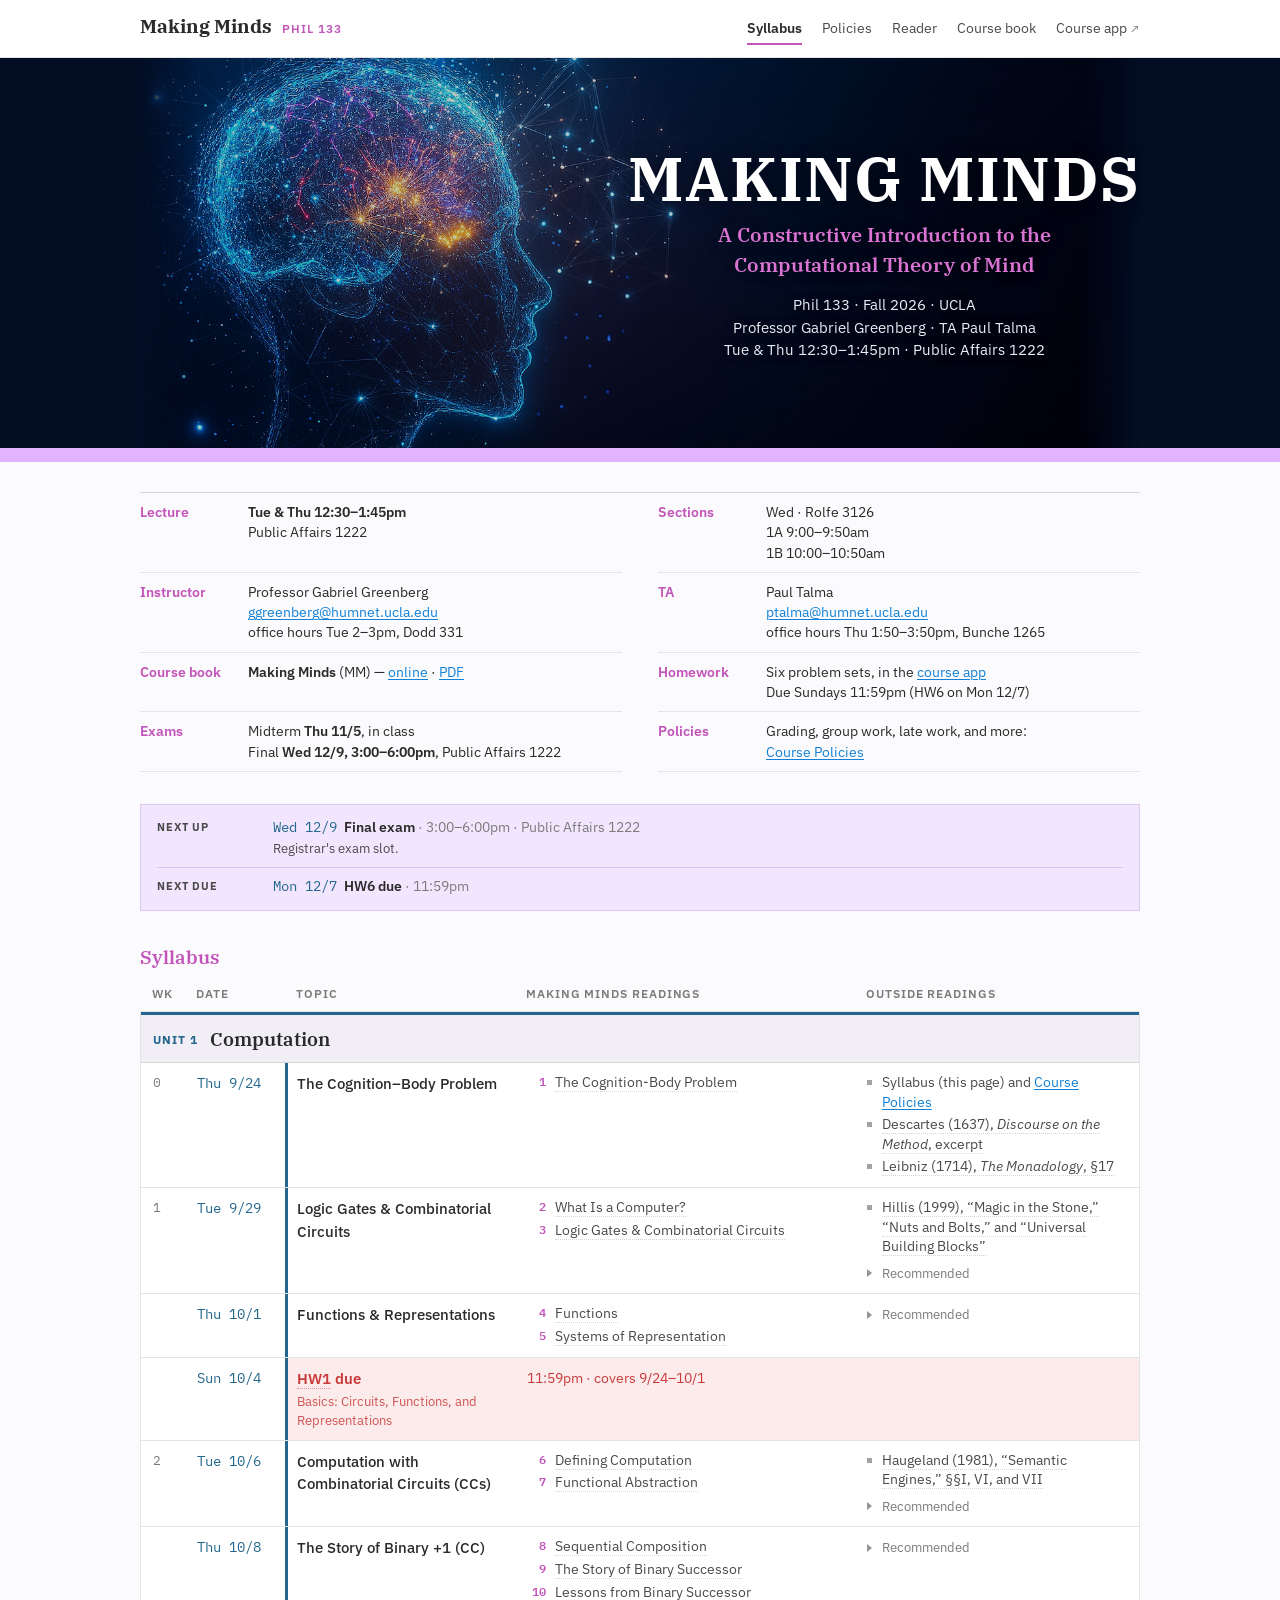
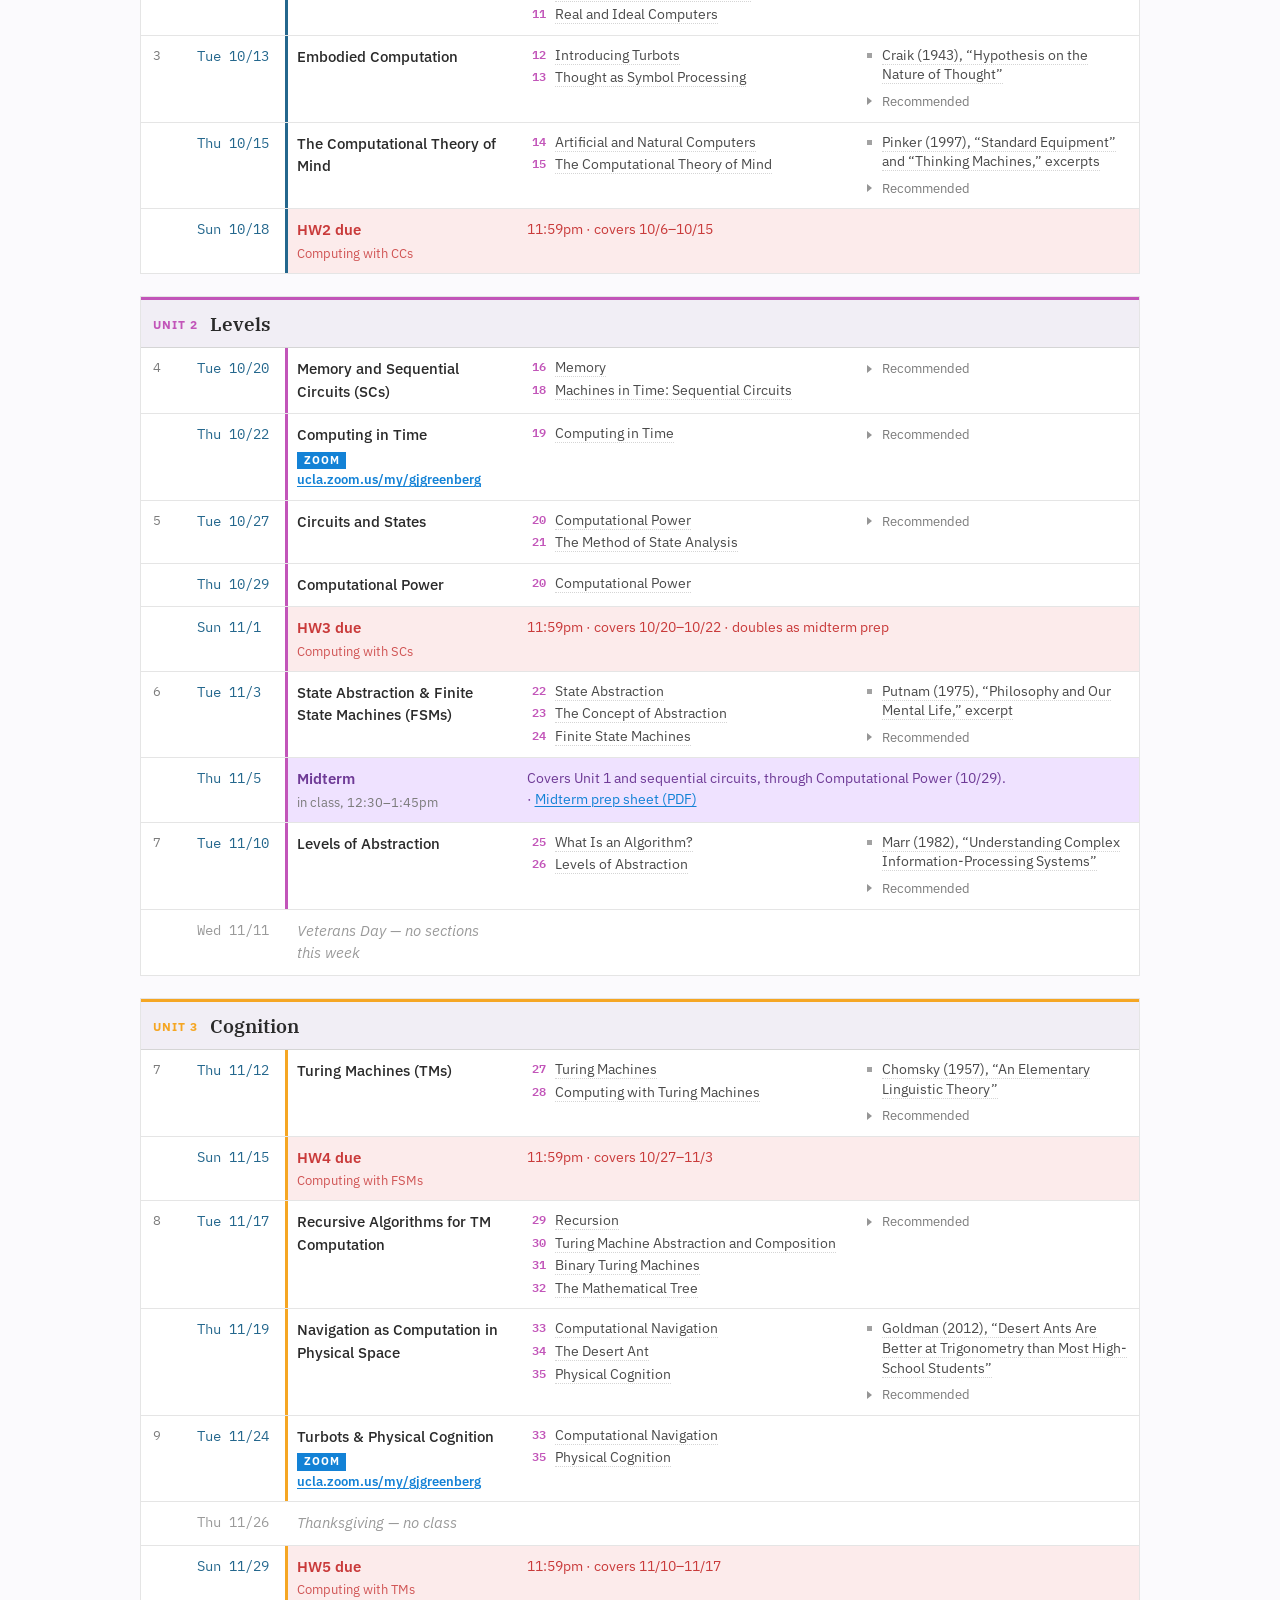
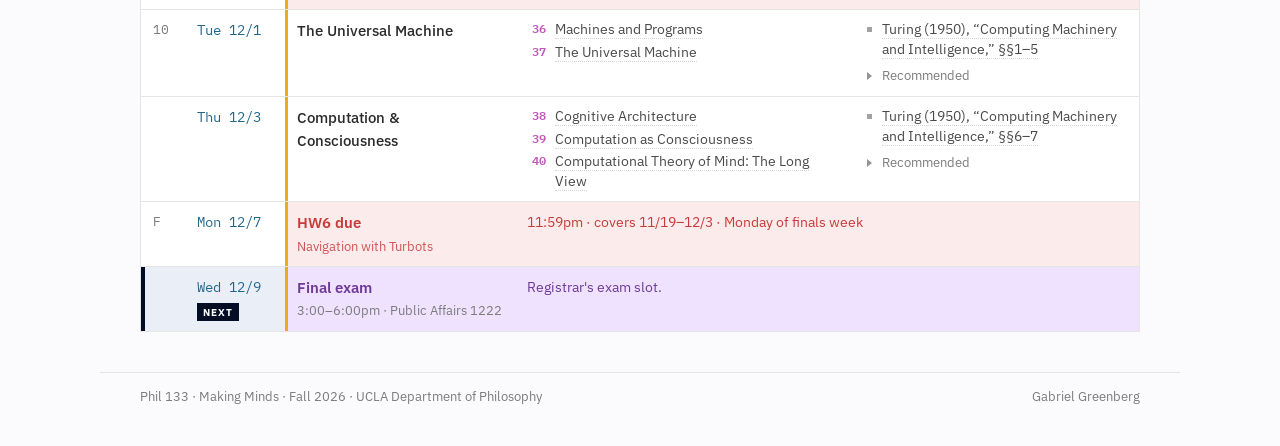
<file: index.html>
<!doctype html>
<html lang="en">
<head>
<meta charset="utf-8">
<meta name="viewport" content="width=device-width, initial-scale=1">
<title>Making Minds · Phil 133 · Syllabus</title>
<meta name="description" content="Phil 133 (Fall 2026, UCLA): Making Minds — a constructive introduction to the computational theory of mind. Syllabus, readings, and course information.">
<link rel="icon" href="data:image/svg+xml,%3Csvg xmlns='http://www.w3.org/2000/svg' viewBox='0 0 32 32'%3E%3Crect width='32' height='32' fill='%23081633'/%3E%3Ctext x='16' y='22' text-anchor='middle' font-family='Georgia,serif' font-weight='700' font-size='17' fill='%23fff'%3EMM%3C/text%3E%3C/svg%3E">
<link rel="preconnect" href="https://fonts.googleapis.com">
<link rel="preconnect" href="https://fonts.gstatic.com" crossorigin>
<link rel="stylesheet" href="https://fonts.googleapis.com/css2?family=IBM+Plex+Sans:ital,wght@0,400;0,500;0,600;1,400&family=IBM+Plex+Serif:wght@500;600;700&family=IBM+Plex+Mono:wght@400;500&display=swap">
<link rel="stylesheet" href="assets/site.css">
</head>
<body>
<header class="topbar">
  <div class="page">
    <a class="brand" href="index.html">Making Minds<span class="course">Phil 133</span></a>
    <nav aria-label="Site"><a href="index.html" aria-current=page>Syllabus</a><a href="policies.html">Policies</a><a href="reader/">Reader</a><a data-course-href="book.reader" href="book/">Course book</a><a class="ext" href="https://making-minds.pages.dev" target="_blank" rel="noopener">Course app</a></nav>
  </div>
</header>
<div class="hero" aria-label="Making Minds">
  <div class="page hero-inner">
    <img class="hero-img" src="assets/splash.jpg" alt="" width="1536" height="1024">
    <div class="hero-text">
      <h1>Making Minds</h1>
      <p class="tagline">A Constructive Introduction to the Computational Theory of Mind</p>
      <p class="hero-meta" id="hero-meta">Phil 133 · Fall 2026 · UCLA<br>Professor Gabriel Greenberg · TA Paul Talma<br>Tue &amp; Thu 12:30–1:45pm · Public Affairs 1222</p>
    </div>
  </div>
</div>
<section class="announce" id="announce" hidden aria-label="Announcements"></section>
<div class="band"></div>
<main class="page">
  <section class="facts" id="facts" aria-label="Course information"></section>

  <section class="next" id="next" hidden aria-live="polite" aria-label="Up next"></section>

  <section>
    <h2>Syllabus</h2>
    <div id="schedule"><noscript><p>The syllabus is rendered from <a href="data/course.json">data/course.json</a>; please enable JavaScript.</p></noscript></div>
  </section>
</main>
<footer class="page">
  <span>Phil 133 · Making Minds · Fall 2026 · UCLA Department of Philosophy</span>
  <span>Gabriel Greenberg</span>
</footer>
<script src="assets/site.js"></script>
</body>
</html>
</file>
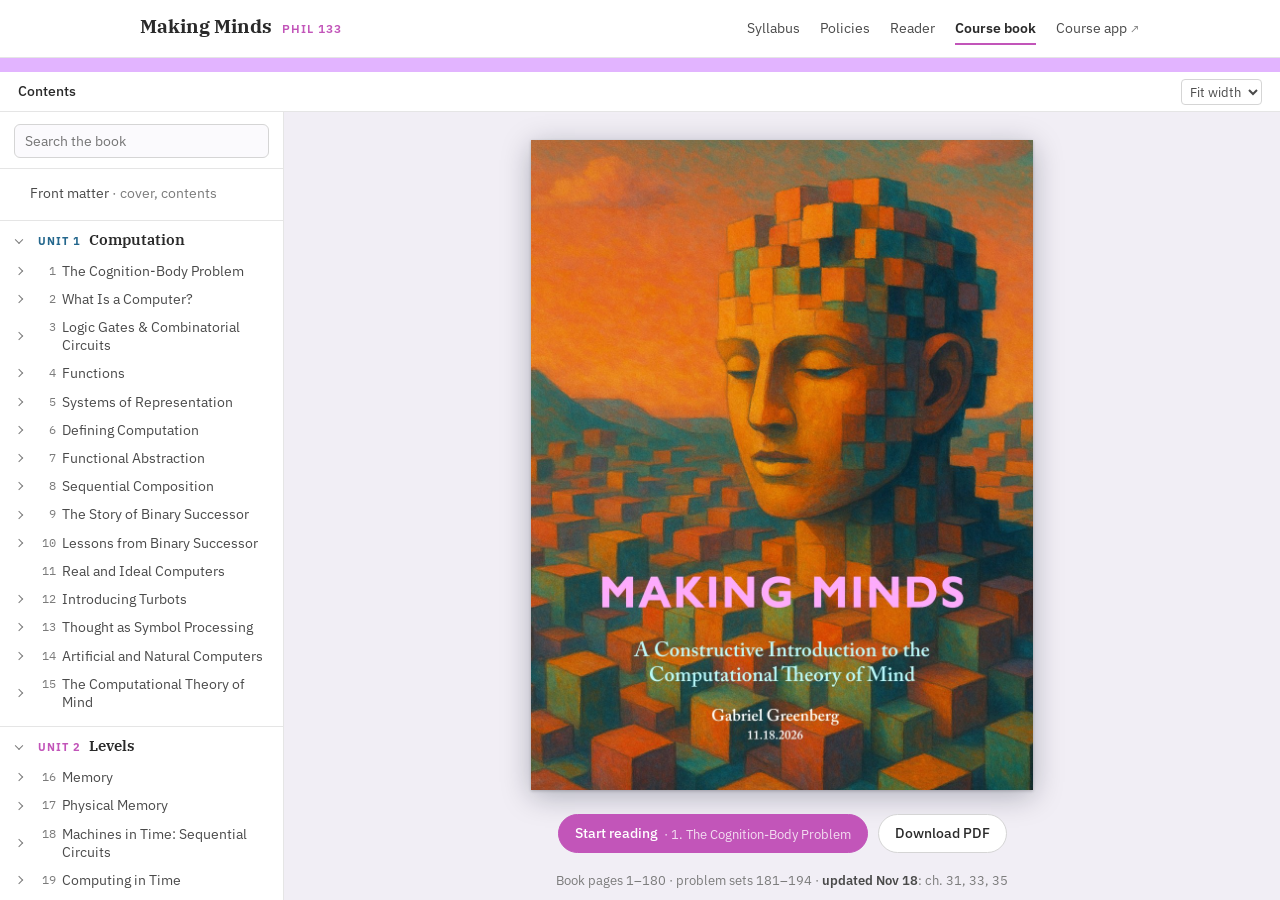
<file: book/index.html>
<!doctype html>
<html lang="en">
<head>
<meta charset="utf-8">
<meta name="viewport" content="width=device-width, initial-scale=1">
<title>Making Minds · Read</title>
<meta name="description" content="Making Minds — a constructive introduction to the computational theory of mind (Gabriel Greenberg). Read the course book online, chapter by chapter, with search.">
<link rel="icon" href="data:image/svg+xml,%3Csvg xmlns='http://www.w3.org/2000/svg' viewBox='0 0 32 32'%3E%3Crect width='32' height='32' fill='%23081633'/%3E%3Ctext x='16' y='22' text-anchor='middle' font-family='Georgia,serif' font-weight='700' font-size='17' fill='%23fff'%3EMM%3C/text%3E%3C/svg%3E">
<link rel="preconnect" href="https://fonts.googleapis.com">
<link rel="preconnect" href="https://fonts.gstatic.com" crossorigin>
<link rel="stylesheet" href="https://fonts.googleapis.com/css2?family=IBM+Plex+Sans:ital,wght@0,400;0,500;0,600;1,400&family=IBM+Plex+Serif:wght@500;600;700&family=IBM+Plex+Mono:wght@400;500&display=swap">
<link rel="stylesheet" href="../assets/site.css">
<link rel="stylesheet" href="reader.css">
</head>
<body class="rb">
<header class="topbar">
  <div class="rb-topinner">
    <a class="brand" href="../index.html">Making Minds<span class="course">Phil 133</span></a>
    <nav aria-label="Site"><a href="../index.html">Syllabus</a><a href="../policies.html">Policies</a><a href="../reader/">Reader</a><a href="./" aria-current=page>Course book</a><a class="ext" href="https://making-minds.pages.dev" target="_blank" rel="noopener">Course app</a></nav>
  </div>
</header>
<div class="band" aria-hidden="true"></div>
<div class="rb-top">
  <button class="rb-menu" id="menu" type="button" aria-label="Contents" aria-controls="side" aria-expanded="false"><span></span><span></span><span></span></button>
  <nav class="rb-crumb" id="crumb" aria-label="Position"></nav>
  <div class="rb-tools">
    <span class="rb-pageno mono" id="pageno"></span>
    <label class="rb-zoom"><span class="vh">Zoom</span>
      <select id="zoom" aria-label="Zoom">
        <option value="0.75">75%</option>
        <option value="1" selected>Fit width</option>
        <option value="1.25">125%</option>
        <option value="1.5">150%</option>
        <option value="2">200%</option>
      </select>
    </label>
  </div>
</div>

<div class="rb-body">
  <div class="rb-backdrop" id="backdrop"></div>
  <aside class="rb-side" id="side" aria-label="Contents and search">
    <form class="rb-search" id="searchform" role="search" autocomplete="off">
      <input type="search" id="q" placeholder="Search the book" aria-label="Search the book" spellcheck="false">
      <button type="button" id="qclear" aria-label="Clear search" hidden>×</button>
    </form>
    <nav class="rb-toc" id="toc" aria-label="Contents"></nav>
    <div class="rb-results" id="results" hidden></div>
    <div class="rb-sidefoot" id="sidefoot"></div>
  </aside>

  <main class="rb-main" id="main" tabindex="-1">
    <section class="rb-landing" id="landing" hidden>
      <div class="rb-cover"><img id="coverimg" alt="Making Minds — cover" decoding="async"></div>
      <div class="rb-actions" id="actions"></div>
      <p class="rb-updated" id="updated"></p>
    </section>
    <section class="rb-doc" id="doc" hidden>
      <div class="rb-pages" id="pages"></div>
    </section>
    <p class="rb-status" id="status" hidden></p>
  </main>
</div>
<script type="module" src="reader.js"></script>
</body>
</html>
</file>
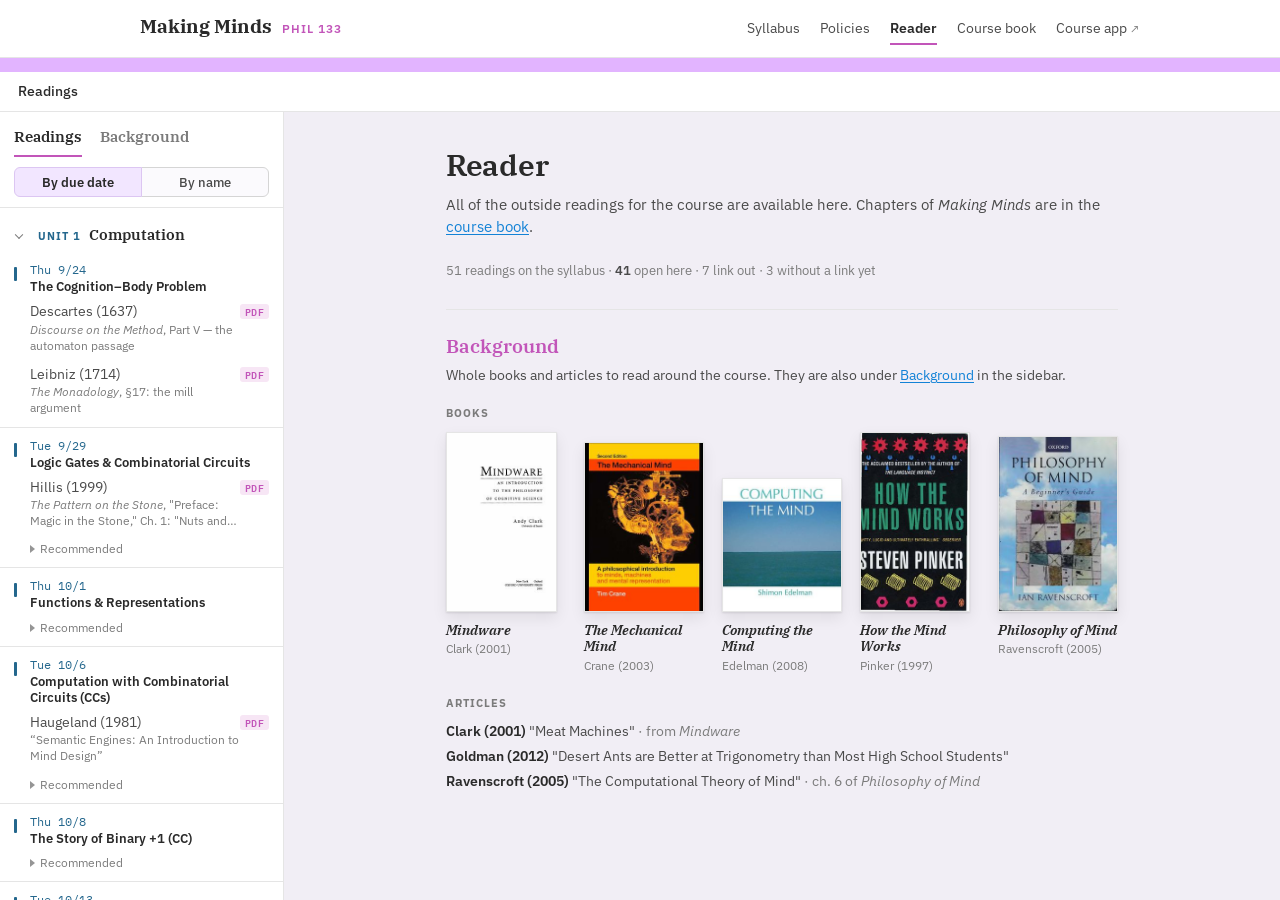
<file: reader/index.html>
<!doctype html>
<html lang="en">
<head>
<meta charset="utf-8">
<meta name="viewport" content="width=device-width, initial-scale=1">
<title>Making Minds · Reader</title>
<meta name="description" content="The outside readings for Phil 133 (Making Minds, UCLA), in one place: read the PDFs here, sorted by due date or by author.">
<link rel="icon" href="data:image/svg+xml,%3Csvg xmlns='http://www.w3.org/2000/svg' viewBox='0 0 32 32'%3E%3Crect width='32' height='32' fill='%23081633'/%3E%3Ctext x='16' y='22' text-anchor='middle' font-family='Georgia,serif' font-weight='700' font-size='17' fill='%23fff'%3EMM%3C/text%3E%3C/svg%3E">
<link rel="preconnect" href="https://fonts.googleapis.com">
<link rel="preconnect" href="https://fonts.gstatic.com" crossorigin>
<link rel="stylesheet" href="https://fonts.googleapis.com/css2?family=IBM+Plex+Sans:ital,wght@0,400;0,500;0,600;1,400&family=IBM+Plex+Serif:wght@500;600;700&family=IBM+Plex+Mono:wght@400;500&display=swap">
<link rel="stylesheet" href="../assets/site.css">
<link rel="stylesheet" href="../book/reader.css">
<link rel="stylesheet" href="reader.css">
</head>
<body class="rb rd">
<header class="topbar">
  <div class="rb-topinner">
    <a class="brand" href="../index.html">Making Minds<span class="course">Phil 133</span></a>
    <nav aria-label="Site"><a href="../index.html">Syllabus</a><a href="../policies.html">Policies</a><a href="./" aria-current=page>Reader</a><a href="../book/">Course book</a><a class="ext" href="https://making-minds.pages.dev" target="_blank" rel="noopener">Course app</a></nav>
  </div>
</header>
<div class="band" aria-hidden="true"></div>
<div class="rb-top">
  <button class="rb-menu" id="menu" type="button" aria-label="Readings" aria-controls="side" aria-expanded="false"><span></span><span></span><span></span></button>
  <nav class="rb-crumb" id="crumb" aria-label="Position"></nav>
  <div class="rb-tools">
    <span class="rb-pageno mono" id="pageno"></span>
    <label class="rb-zoom" id="zoomwrap"><span class="vh">Zoom</span>
      <select id="zoom" aria-label="Zoom">
        <option value="0.75">75%</option>
        <option value="1" selected>Fit width</option>
        <option value="1.25">125%</option>
        <option value="1.5">150%</option>
        <option value="2">200%</option>
      </select>
    </label>
    <span class="rd-file" id="filelink"></span>
  </div>
</div>

<div class="rb-body">
  <div class="rb-backdrop" id="backdrop"></div>
  <aside class="rb-side" id="side" aria-label="Readings">
    <div class="rd-sidehead" id="sidehead">
      <div class="rd-tabs" role="tablist" aria-label="Sidebar">
        <button type="button" class="rd-tab" data-tab="readings" role="tab" aria-selected="true">Readings</button>
        <button type="button" class="rd-tab" data-tab="background" role="tab" aria-selected="false">Background</button>
      </div>
      <div class="rd-sort" id="sort" role="radiogroup" aria-label="Sort readings">
        <button type="button" class="rd-sortbtn" data-sort="date" role="radio" aria-checked="true">By due date</button>
        <button type="button" class="rd-sortbtn" data-sort="name" role="radio" aria-checked="false">By name</button>
      </div>
    </div>
    <nav class="rb-toc rd-list" id="list" aria-label="Readings"></nav>
    <div class="rb-sidefoot" id="sidefoot"></div>
  </aside>

  <main class="rb-main" id="main" tabindex="-1">
    <section class="rd-landing" id="landing" hidden></section>
    <section class="rb-doc rd-doc" id="doc" hidden>
      <article class="rd-card" id="card"></article>
      <div class="rb-pages" id="pages"></div>
      <nav class="rb-chapnav" id="chapnav" aria-label="Previous and next reading"></nav>
    </section>
    <p class="rb-status" id="status" hidden></p>
  </main>
</div>
<script type="module" src="reader.js"></script>
</body>
</html>
</file>
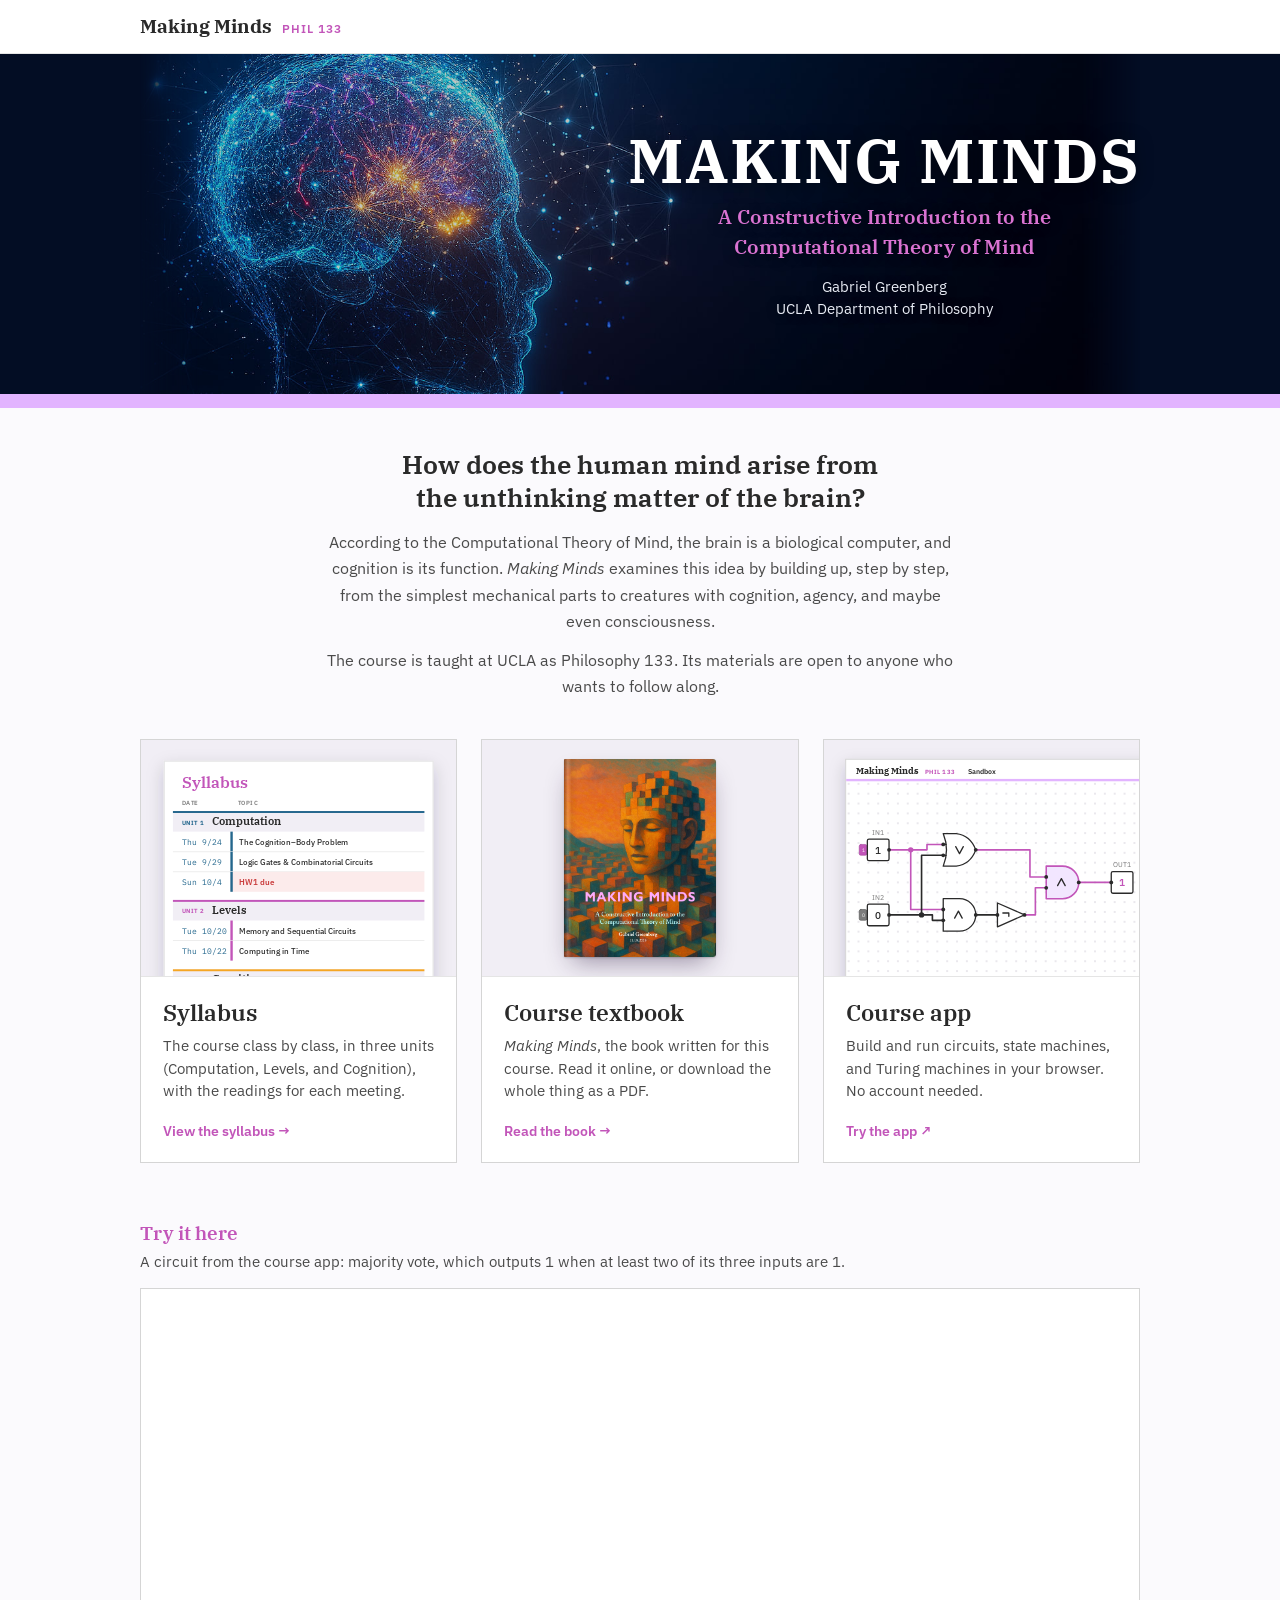
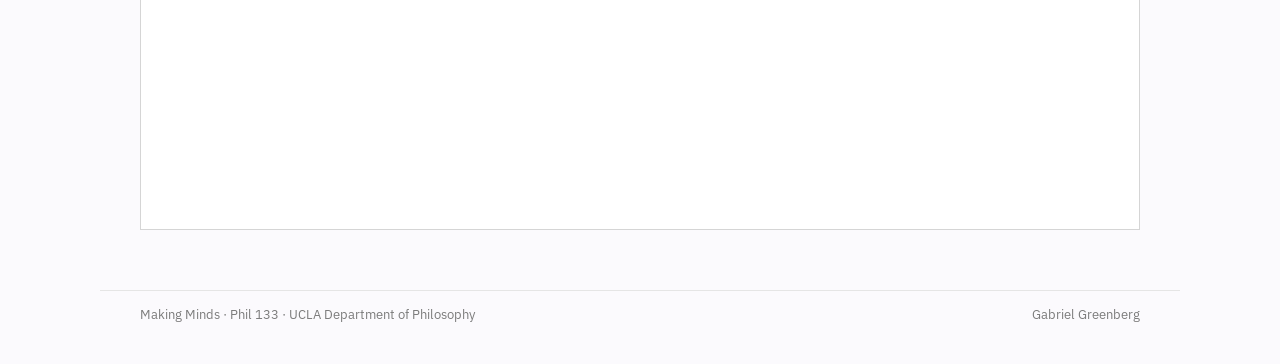
<file: visit/index.html>
<!doctype html>
<html lang="en">
<head>
<meta charset="utf-8">
<meta name="viewport" content="width=device-width, initial-scale=1">
<title>Making Minds · Visitors</title>
<meta name="description" content="Making Minds: a constructive introduction to the computational theory of mind. The syllabus, the course textbook and the course app, open to everyone.">
<meta name="robots" content="noindex"><!-- unlisted until approved: remove this line when the page is linked from the site -->
<link rel="icon" href="data:image/svg+xml,%3Csvg xmlns='http://www.w3.org/2000/svg' viewBox='0 0 32 32'%3E%3Crect width='32' height='32' fill='%23081633'/%3E%3Ctext x='16' y='22' text-anchor='middle' font-family='Georgia,serif' font-weight='700' font-size='17' fill='%23fff'%3EMM%3C/text%3E%3C/svg%3E">
<link rel="preconnect" href="https://fonts.googleapis.com">
<link rel="preconnect" href="https://fonts.gstatic.com" crossorigin>
<link rel="stylesheet" href="https://fonts.googleapis.com/css2?family=IBM+Plex+Sans:ital,wght@0,400;0,500;0,600;1,400&family=IBM+Plex+Serif:wght@500;600;700&family=IBM+Plex+Mono:wght@400;500&display=swap">
<link rel="stylesheet" href="../assets/site.css">
<style>
/* Visitors landing page: hero, a short intro, three doors (syllabus, textbook, app). */
.hero.visit .hero-img { height: clamp(250px, 29vw, 340px); }

main.visit { padding-block: 40px 60px; }

.intro { max-width: 660px; margin: 0 auto 40px; text-align: center; }
.intro .lede {
  font-family: "IBM Plex Serif", Georgia, serif; font-weight: 600; color: var(--ink);
  font-size: clamp(21px, 2.4vw, 26px); line-height: 1.3; text-wrap: balance; margin: 0 0 14px;
}
.intro p { font-size: 16px; line-height: 1.65; color: var(--ink-2); margin: 0 0 12px; text-wrap: pretty; }
.intro p:last-child { margin-bottom: 0; }
.intro i { color: inherit; }

.doors { display: grid; grid-template-columns: repeat(3, minmax(0, 1fr)); gap: 24px; }
.door {
  display: flex; flex-direction: column; background: var(--surface); border: 1px solid var(--line-2);
  color: inherit; text-decoration: none;
  transition: transform .18s ease, box-shadow .18s ease, border-color .18s ease;
}
.door:hover { border-color: var(--accent); transform: translateY(-3px); box-shadow: 0 14px 30px -14px rgba(70, 20, 90, .38); }
.door:focus-visible { outline: 2px solid var(--accent); outline-offset: 3px; }
.door .art { position: relative; aspect-ratio: 4 / 3; overflow: hidden; background: var(--surface-2); border-bottom: 1px solid var(--line); }
.door .art svg { display: block; width: 100%; height: 100%; }
.door .body { flex: 1; display: flex; flex-direction: column; gap: 6px; padding: 18px 22px 20px; }
.door h2 { font-size: 23px; color: var(--ink); margin: 0; }
.door p { margin: 0; font-size: 14.5px; line-height: 1.55; color: var(--ink-2); }
.door p i { color: inherit; }
.door .go { margin-top: auto; padding-top: 12px; font-size: 14px; font-weight: 600; color: var(--accent); }
.door:hover .go { text-decoration: underline; text-underline-offset: 3px; }

/* the textbook: the live cover (regenerated with every book build), as a book on the table */
.art.book { display: grid; place-items: center; }
.art.book .cover { position: relative; height: 84%; aspect-ratio: 1014 / 1312; box-shadow: 0 1px 2px rgba(0,0,0,.18), 0 12px 24px -8px rgba(40,20,60,.45); border-radius: 1px 3px 3px 1px; overflow: hidden; transition: transform .18s ease; }
.art.book img { display: block; width: 100%; height: 100%; object-fit: cover; }
.art.book .cover::after { content: ""; position: absolute; inset: 0; background: linear-gradient(to right, rgba(0,0,0,.28), rgba(255,255,255,.14) 2.5%, rgba(0,0,0,.06) 5%, transparent 9%); }
.door:hover .art.book .cover { transform: translateY(-2px) rotate(-1deg); }

/* live embed of the app (it only allows framing by makingminds.org, so it is blank in a local preview) */
.tryit { margin-top: 56px; }
.tryit h2 { margin-bottom: 4px; }
.tryit p { margin: 0 0 14px; font-size: 15px; color: var(--ink-2); }
.tryit .frame { background: var(--surface); border: 1px solid var(--line-2); }
.tryit iframe { display: block; }

@media (max-width: 860px) {
  .doors { grid-template-columns: minmax(0, 1fr); max-width: 480px; margin-inline: auto; gap: 20px; }
  .tryit { margin-top: 44px; }   /* full column width: the embed needs ~600px for the live editor */
}
@media (max-width: 600px) {
  .tryit iframe { height: 330px; }   /* the embed shows a preview + "open the full sandbox" link on phones */
}
@media (max-width: 720px) {
  main.visit { padding-block: 28px 44px; }
  .intro { text-align: left; margin-bottom: 28px; }
}
@media (prefers-reduced-motion: reduce) {
  .door, .art.book .cover { transition: none; }
  .door:hover, .door:hover .art.book .cover { transform: none; }
}
</style>
</head>
<body>
<header class="topbar">
  <div class="page">
    <a class="brand" href="../index.html">Making Minds<span class="course">Phil 133</span></a>
  </div>
</header>
<div class="hero visit" aria-label="Making Minds">
  <div class="page hero-inner">
    <img class="hero-img" src="../assets/splash.jpg" alt="" width="1536" height="1024">
    <div class="hero-text">
      <h1>Making Minds</h1>
      <p class="tagline">A Constructive Introduction to the Computational Theory of Mind</p>
      <p class="hero-meta">Gabriel Greenberg<br>UCLA Department of Philosophy</p>
    </div>
  </div>
</div>
<div class="band"></div>

<main class="page visit">
  <section class="intro" aria-label="About the course">
    <p class="lede">How does the human mind arise from the unthinking matter of the brain?</p>
    <p>According to the Computational Theory of Mind, the brain is a biological computer, and cognition is its function. <i>Making Minds</i> examines this idea by building up, step by step, from the simplest mechanical parts to creatures with cognition, agency, and maybe even consciousness.</p>
    <p>The course is taught at UCLA as Philosophy 133. Its materials are open to anyone who wants to follow along.</p>
  </section>

  <nav class="doors" aria-label="Course materials">

    <a class="door" href="../index.html">
      <div class="art" aria-hidden="true">
        <svg viewBox="0 0 320 240" preserveAspectRatio="xMidYMid slice" font-family="IBM Plex Sans, Helvetica Neue, Arial, sans-serif">
          <defs>
            <filter id="sh1" x="-20%" y="-20%" width="140%" height="140%"><feDropShadow dx="0" dy="6" stdDeviation="8" flood-color="#28143c" flood-opacity=".18"/></filter>
          </defs>
          <g transform="translate(160 22) scale(1.1) translate(-160 -20)">
          <rect x="36" y="20" width="248" height="240" fill="#fff" stroke="#E5E5E5" filter="url(#sh1)"/>
          <text x="52" y="45" font-family="IBM Plex Serif, Georgia, serif" font-weight="600" font-size="15" fill="#C255B9">Syllabus</text>
          <g font-size="5.6" font-weight="600" letter-spacing=".08em" fill="#7B7B7B">
            <text x="52" y="60">DATE</text><text x="104" y="60">TOPIC</text>
          </g>
          <!-- Unit 1 -->
          <g>
            <rect x="44" y="66" width="232" height="19" fill="#F1EEF5"/>
            <rect x="44" y="66" width="232" height="1.8" fill="#24678D"/>
            <text x="52" y="78.5" font-size="5.6" font-weight="700" letter-spacing=".09em" fill="#24678D">UNIT 1</text>
            <text x="80" y="79" font-family="IBM Plex Serif, Georgia, serif" font-weight="600" font-size="10" fill="#2A2A2A">Computation</text>
            <g font-size="7.6">
              <text x="52" y="97.5" font-family="IBM Plex Mono, Menlo, monospace" font-size="7.2" fill="#24678D">Thu 9/24</text>
              <rect x="97" y="85" width="2.2" height="18.5" fill="#24678D"/>
              <text x="105" y="97.5" font-weight="500" fill="#2A2A2A">The Cognition–Body Problem</text>
              <line x1="44" y1="103.5" x2="276" y2="103.5" stroke="#EDEDED"/>
              <text x="52" y="116" font-family="IBM Plex Mono, Menlo, monospace" font-size="7.2" fill="#24678D">Tue 9/29</text>
              <rect x="97" y="103.5" width="2.2" height="18.5" fill="#24678D"/>
              <text x="105" y="116" font-weight="500" fill="#2A2A2A">Logic Gates &amp; Combinatorial Circuits</text>
              <line x1="44" y1="122" x2="276" y2="122" stroke="#EDEDED"/>
              <rect x="97" y="122" width="179" height="18.5" fill="#FCEBEB"/>
              <text x="52" y="134.5" font-family="IBM Plex Mono, Menlo, monospace" font-size="7.2" fill="#24678D">Sun 10/4</text>
              <rect x="97" y="122" width="2.2" height="18.5" fill="#24678D"/>
              <text x="105" y="134.5" font-weight="600" fill="#C93A3A">HW1 due</text>
            </g>
          </g>
          <!-- Unit 2 -->
          <g>
            <rect x="44" y="148" width="232" height="19" fill="#F1EEF5"/>
            <rect x="44" y="148" width="232" height="1.8" fill="#C255B9"/>
            <text x="52" y="160.5" font-size="5.6" font-weight="700" letter-spacing=".09em" fill="#C255B9">UNIT 2</text>
            <text x="80" y="161" font-family="IBM Plex Serif, Georgia, serif" font-weight="600" font-size="10" fill="#2A2A2A">Levels</text>
            <g font-size="7.6">
              <text x="52" y="179.5" font-family="IBM Plex Mono, Menlo, monospace" font-size="7.2" fill="#24678D">Tue 10/20</text>
              <rect x="97" y="167" width="2.2" height="18.5" fill="#C255B9"/>
              <text x="105" y="179.5" font-weight="500" fill="#2A2A2A">Memory and Sequential Circuits</text>
              <line x1="44" y1="185.5" x2="276" y2="185.5" stroke="#EDEDED"/>
              <text x="52" y="198" font-family="IBM Plex Mono, Menlo, monospace" font-size="7.2" fill="#24678D">Thu 10/22</text>
              <rect x="97" y="185.5" width="2.2" height="18.5" fill="#C255B9"/>
              <text x="105" y="198" font-weight="500" fill="#2A2A2A">Computing in Time</text>
            </g>
          </g>
          <!-- Unit 3 -->
          <g>
            <rect x="44" y="212" width="232" height="19" fill="#F1EEF5"/>
            <rect x="44" y="212" width="232" height="1.8" fill="#F5A623"/>
            <text x="52" y="224.5" font-size="5.6" font-weight="700" letter-spacing=".09em" fill="#D48A12">UNIT 3</text>
            <text x="80" y="225" font-family="IBM Plex Serif, Georgia, serif" font-weight="600" font-size="10" fill="#2A2A2A">Cognition</text>
            <g font-size="7.6">
              <text x="52" y="243.5" font-family="IBM Plex Mono, Menlo, monospace" font-size="7.2" fill="#24678D">Thu 11/12</text>
              <rect x="97" y="231" width="2.2" height="18.5" fill="#F5A623"/>
              <text x="105" y="243.5" font-weight="500" fill="#2A2A2A">Turing Machines</text>
            </g>
          </g>
          </g>
        </svg>
      </div>
      <div class="body">
        <h2>Syllabus</h2>
        <p>The course class by class, in three units (Computation, Levels, and Cognition), with the readings for each meeting.</p>
        <span class="go">View the syllabus →</span>
      </div>
    </a>

    <a class="door" href="../book/">
      <div class="art book" aria-hidden="true">
        <span class="cover"><img src="../book/thumbs/cover.jpg" alt="" width="1014" height="1312" loading="lazy"></span>
      </div>
      <div class="body">
        <h2>Course textbook</h2>
        <p><i>Making Minds</i>, the book written for this course. Read it online, or download the whole thing as a PDF.</p>
        <span class="go">Read the book →</span>
      </div>
    </a>

    <a class="door" href="https://making-minds.pages.dev/#/sandbox" target="_blank" rel="noopener">
      <div class="art" aria-hidden="true">
        <svg viewBox="0 0 320 240" preserveAspectRatio="xMidYMid slice" font-family="IBM Plex Sans, Helvetica Neue, Arial, sans-serif">
          <defs>
            <filter id="sh3" x="-20%" y="-20%" width="140%" height="140%"><feDropShadow dx="0" dy="6" stdDeviation="8" flood-color="#28143c" flood-opacity=".18"/></filter>
            <pattern id="dots" width="10" height="10" patternUnits="userSpaceOnUse"><circle cx="5" cy="5" r=".75" fill="#C9C4D2"/></pattern>
          </defs>
          <!-- app window, running off the right and bottom edges -->
          <rect x="22" y="20" width="320" height="240" fill="#fff" stroke="#D5D5D5" filter="url(#sh3)"/>
          <rect x="22.5" y="42" width="319" height="218" fill="url(#dots)"/>
          <text x="32" y="35" font-family="IBM Plex Serif, Georgia, serif" font-weight="700" font-size="9.5" fill="#2A2A2A">Making Minds</text>
          <text x="102" y="34.6" font-size="5.6" font-weight="700" letter-spacing=".1em" fill="#C255B9">PHIL 133</text>
          <text x="146" y="34.8" font-size="7.4" font-weight="600" fill="#2A2A2A">Sandbox</text>
          <rect x="22.5" y="40" width="319" height="2.4" fill="#E2B4FF"/>
          <!-- a circuit in the app's own drawing style: XOR = (IN1 OR IN2) AND NOT (IN1 AND IN2), shown with IN1 = 1, IN2 = 0 -->
          <g transform="translate(44 101) scale(.55)" stroke-linejoin="round" stroke-linecap="round">
            <!-- wires: 1 = magenta, 0 = ink -->
            <g fill="none" stroke-width="3">
              <path d="M40,20 H110 V10 H140" stroke="#C255B9"/>
              <path d="M80,20 V130 H140" stroke="#C255B9"/>
              <path d="M40,140 H100 V30 H140" stroke="#2A2A2A"/>
              <path d="M100,140 H120 V150 H140" stroke="#2A2A2A"/>
              <path d="M200,20 H300 V70 H330" stroke="#C255B9"/>
              <path d="M200,140 H240" stroke="#2A2A2A"/>
              <path d="M290,140 H310 V90 H330" stroke="#C255B9"/>
              <path d="M390,80 H450" stroke="#C255B9"/>
            </g>
            <circle cx="80" cy="20" r="5" fill="#C255B9"/>
            <circle cx="100" cy="140" r="5" fill="#2A2A2A"/>
            <!-- inputs -->
            <g>
              <rect x="-15" y="10" width="14" height="20" rx="3" fill="#C255B9" stroke="#9E3F97"/>
              <text x="-8" y="24" text-anchor="middle" font-size="10" fill="#fff">1</text>
              <rect x="0" y="0" width="40" height="40" rx="3" fill="#fff" stroke="#2A2A2A" stroke-width="2.4"/>
              <text x="20" y="-8" text-anchor="middle" font-size="12" letter-spacing=".04em" fill="#7B7B7B">IN1</text>
              <text x="20" y="27" text-anchor="middle" font-size="19" font-weight="500" fill="#2A2A2A">1</text>
              <rect x="-15" y="130" width="14" height="20" rx="3" fill="#7B7B7B" stroke="#4A4A4A"/>
              <text x="-8" y="144" text-anchor="middle" font-size="10" fill="#fff">0</text>
              <rect x="0" y="120" width="40" height="40" rx="3" fill="#fff" stroke="#2A2A2A" stroke-width="2.4"/>
              <text x="20" y="112" text-anchor="middle" font-size="12" letter-spacing=".04em" fill="#7B7B7B">IN2</text>
              <text x="20" y="147" text-anchor="middle" font-size="19" font-weight="500" fill="#2A2A2A">0</text>
            </g>
            <!-- OR (top), AND (bottom), NOT, final AND -->
            <g fill="#fff" stroke="#2A2A2A" stroke-width="2.4">
              <path d="M140,-10 H164 Q190,-7 200,20 Q190,47 164,50 H140 Q152,20 140,-10 Z"/>
              <path d="M140,10 H145.3 M140,30 H145.3" fill="none"/>
              <path d="M140,110 H170 A30,30 0 0 1 170,170 H140 Z"/>
              <polygon points="240,118 290,140 240,162"/>
              <path d="M330,50 H360 A30,30 0 0 1 360,110 H330 Z" fill="#F2E6FF" stroke="#C255B9" stroke-width="2.8"/>
            </g>
            <g fill="none" stroke="#2A2A2A" stroke-width="2.4">
              <path d="M163,14 L170,27 L177,14"/>
              <path d="M161,146 L168,133 L175,146"/>
              <path d="M250,136.5 H261 V142.5"/>
              <path d="M351,86 L358,73 L365,86"/>
            </g>
            <!-- output -->
            <rect x="450" y="60" width="40" height="40" rx="3" fill="#fff" stroke="#2A2A2A" stroke-width="2.4"/>
            <text x="470" y="52" text-anchor="middle" font-size="12" letter-spacing=".04em" fill="#7B7B7B">OUT1</text>
            <text x="470" y="87" text-anchor="middle" font-size="19" font-weight="600" fill="#C255B9">1</text>
            <!-- ports -->
            <g fill="#2A2A2A">
              <circle cx="40" cy="20" r="3.5"/><circle cx="40" cy="140" r="3.5"/>
              <circle cx="140" cy="10" r="3.5"/><circle cx="140" cy="30" r="3.5"/><circle cx="200" cy="20" r="3.5"/>
              <circle cx="140" cy="130" r="3.5"/><circle cx="140" cy="150" r="3.5"/><circle cx="200" cy="140" r="3.5"/>
              <circle cx="240" cy="140" r="3.5"/><circle cx="290" cy="140" r="3.5"/>
              <circle cx="330" cy="70" r="3.5"/><circle cx="330" cy="90" r="3.5"/><circle cx="390" cy="80" r="3.5"/>
              <circle cx="450" cy="80" r="3.5"/>
            </g>
          </g>
        </svg>
      </div>
      <div class="body">
        <h2>Course app</h2>
        <p>Build and run circuits, state machines, and Turing machines in your browser. No account needed.</p>
        <span class="go">Try the app ↗</span>
      </div>
    </a>

  </nav>

  <section class="tryit" aria-labelledby="tryit-h">
    <h2 id="tryit-h">Try it here</h2>
    <p>A circuit from the course app: majority vote, which outputs 1 when at least two of its three inputs are 1.</p>
    <div class="frame">
      <iframe src="https://making-minds.pages.dev/embed?example=majority" width="100%" height="540" style="border:0" loading="lazy" title="Making Minds sandbox"></iframe>
    </div>
  </section>
</main>
<footer class="page">
  <span>Making Minds · Phil 133 · UCLA Department of Philosophy</span>
  <span>Gabriel Greenberg</span>
</footer>
</body>
</html>
</file>
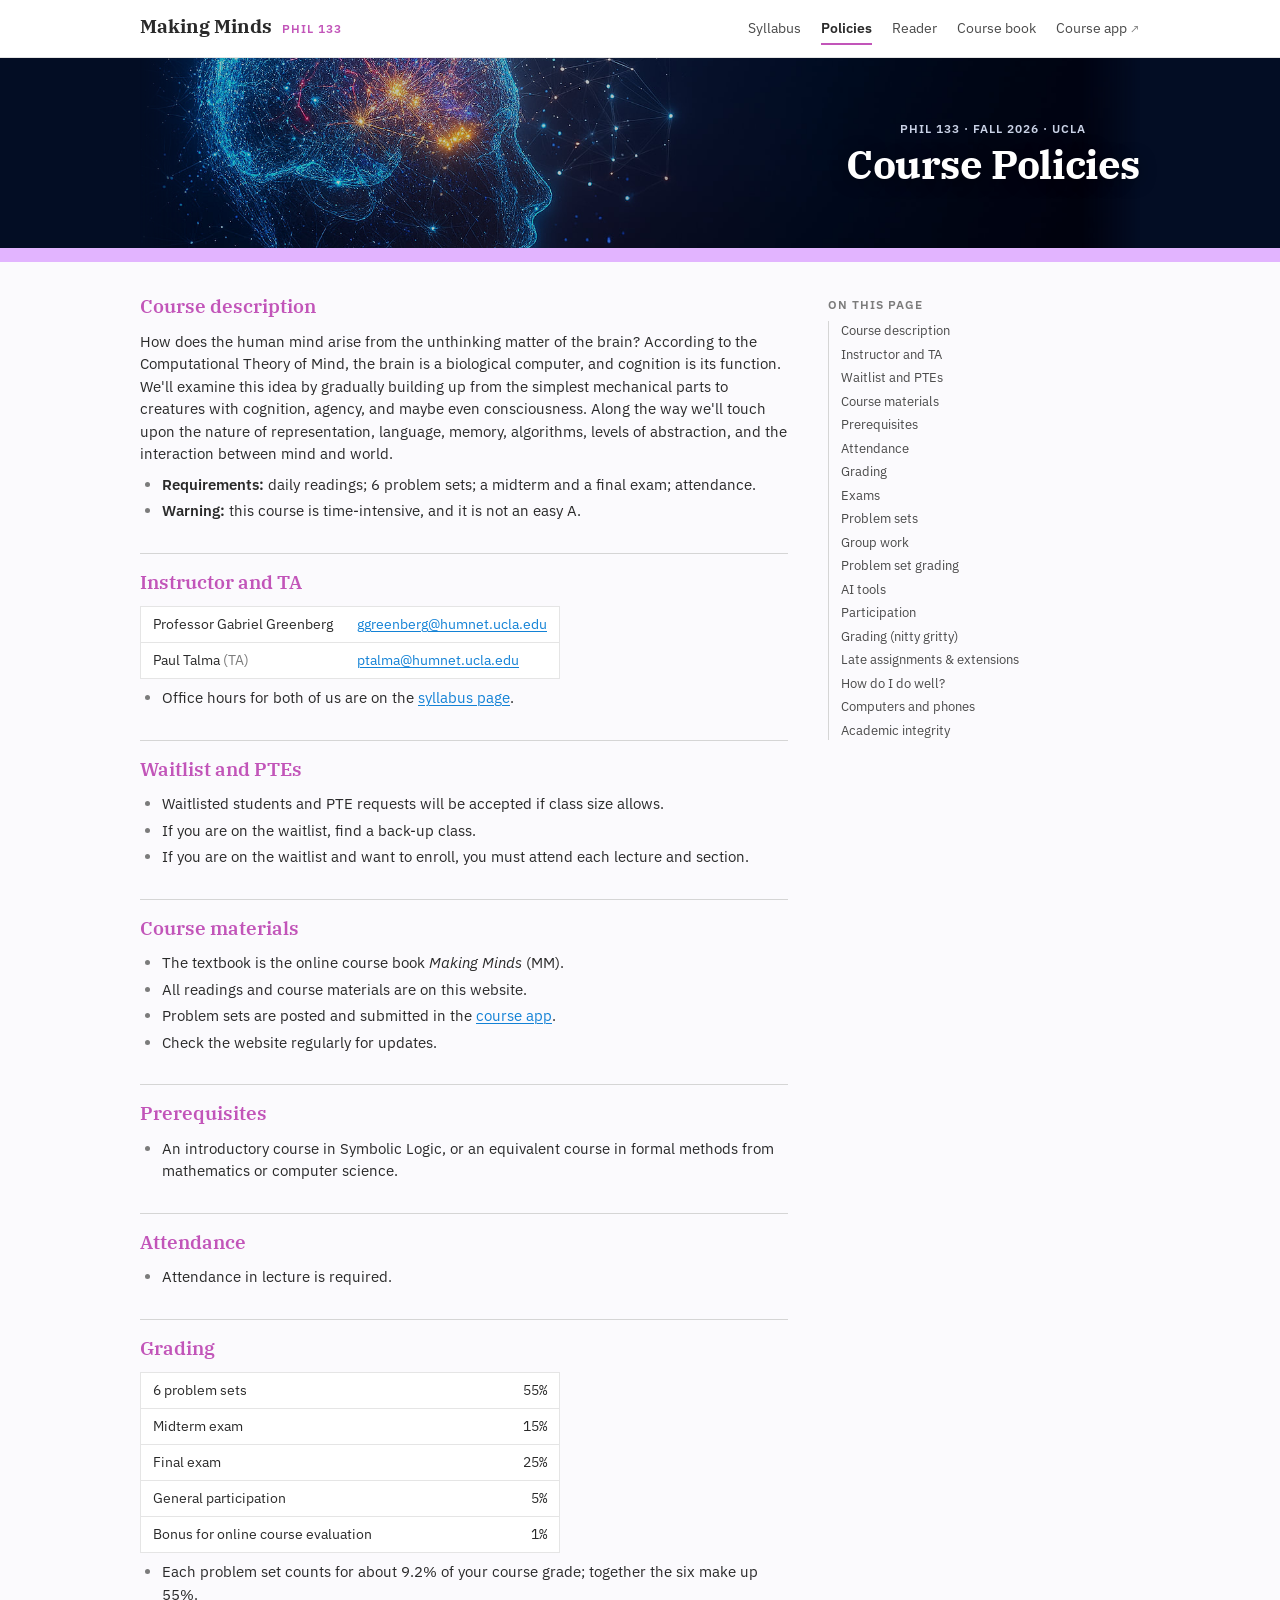
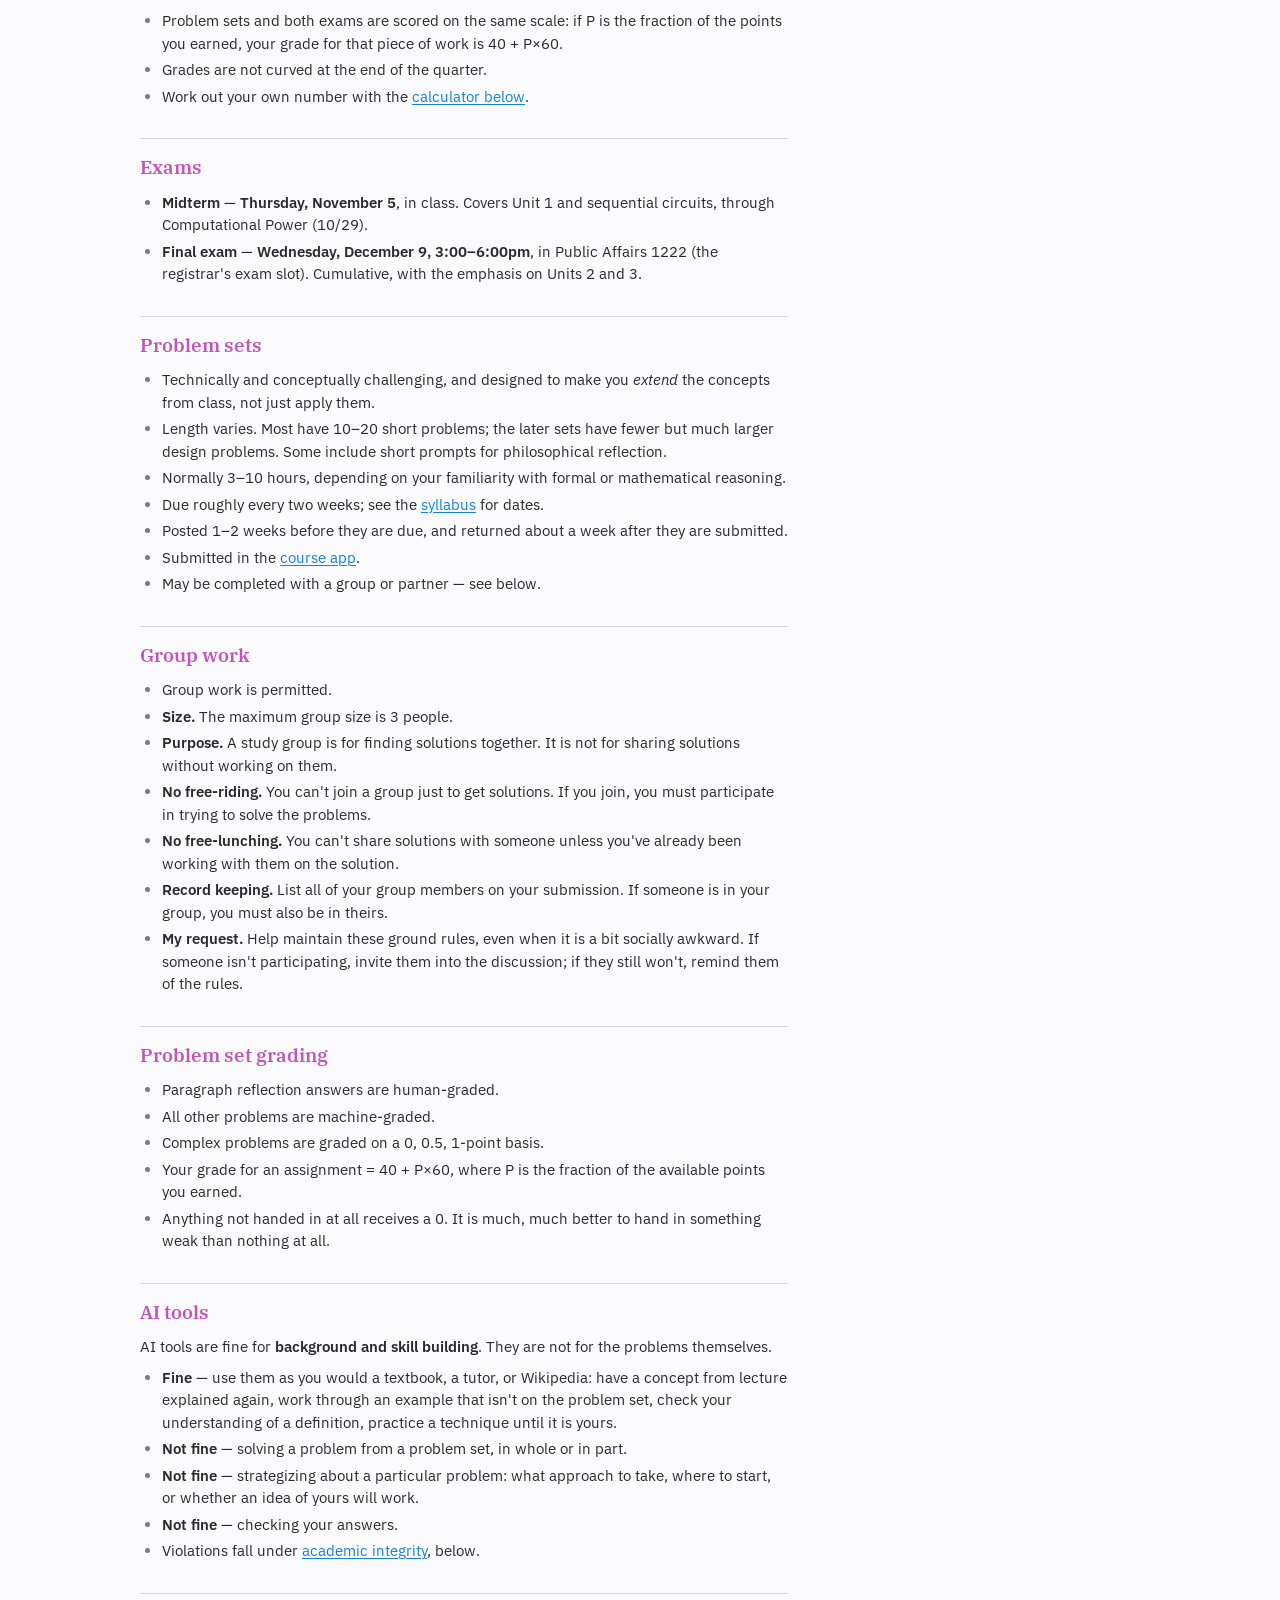
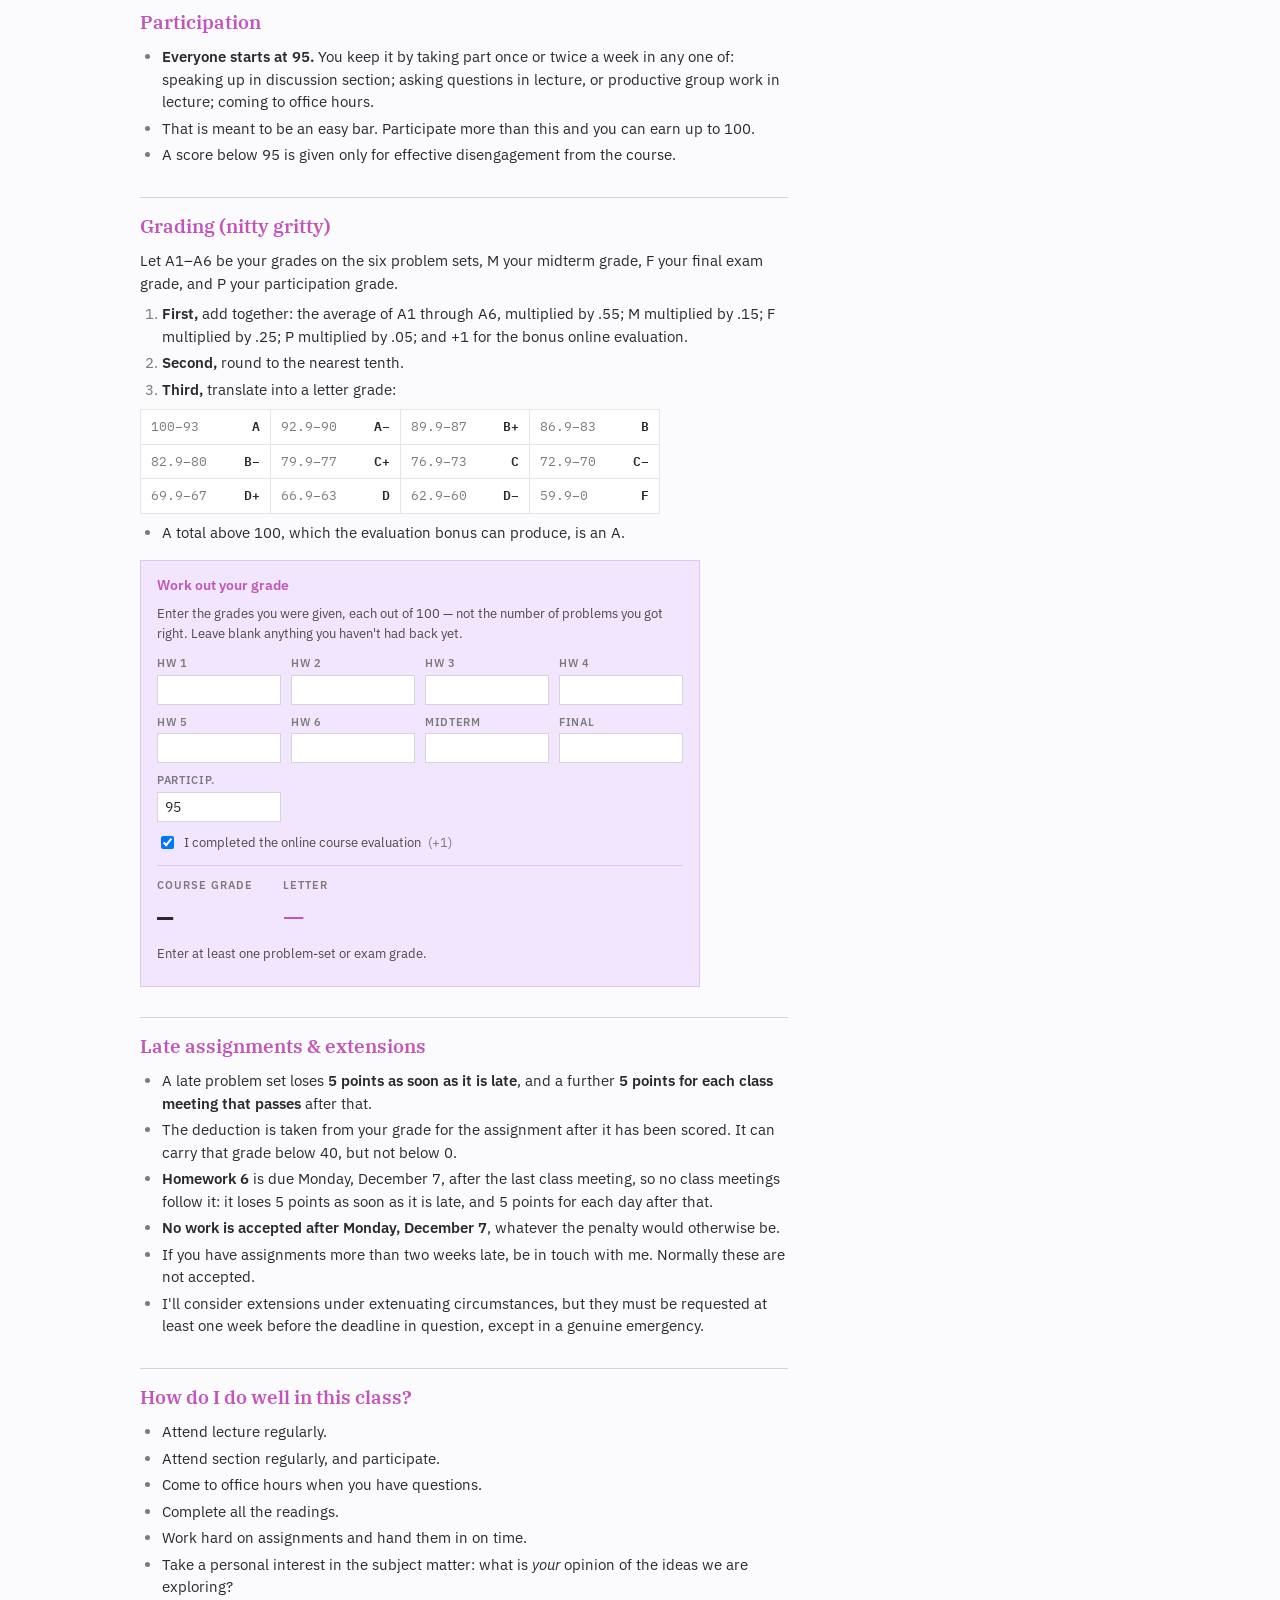
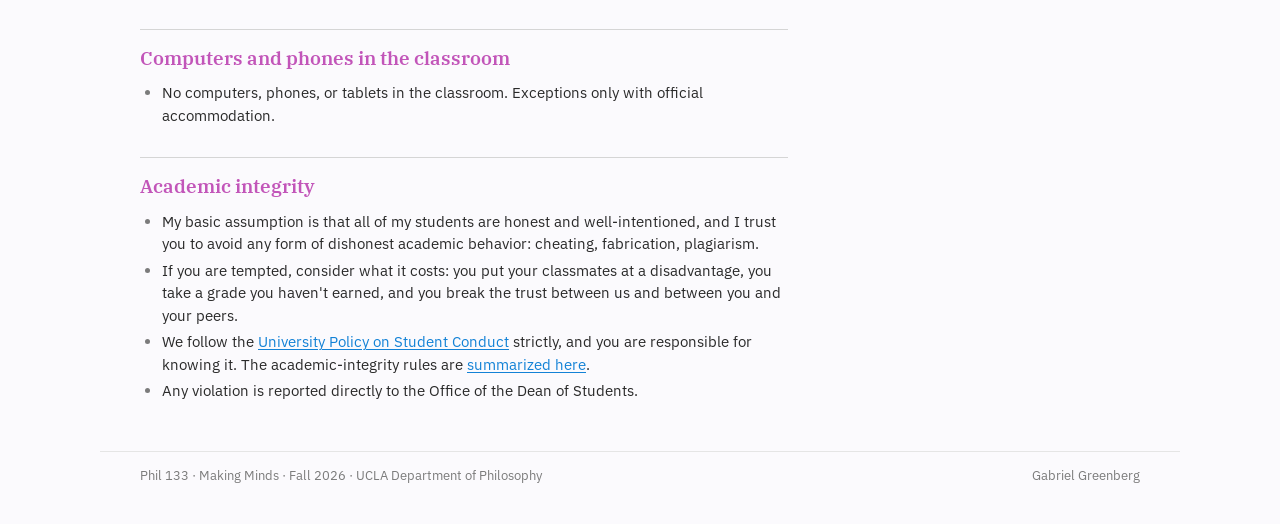
<file: policies.html>
<!doctype html>
<html lang="en">
<head>
<meta charset="utf-8">
<meta name="viewport" content="width=device-width, initial-scale=1">
<title>Making Minds · Phil 133 · Policies</title>
<meta name="description" content="Course policies for Phil 133 (Fall 2026, UCLA): grading, exams, problem sets, group work, late work, and academic integrity.">
<link rel="icon" href="data:image/svg+xml,%3Csvg xmlns='http://www.w3.org/2000/svg' viewBox='0 0 32 32'%3E%3Crect width='32' height='32' fill='%23081633'/%3E%3Ctext x='16' y='22' text-anchor='middle' font-family='Georgia,serif' font-weight='700' font-size='17' fill='%23fff'%3EMM%3C/text%3E%3C/svg%3E">
<link rel="preconnect" href="https://fonts.googleapis.com">
<link rel="preconnect" href="https://fonts.gstatic.com" crossorigin>
<link rel="stylesheet" href="https://fonts.googleapis.com/css2?family=IBM+Plex+Sans:ital,wght@0,400;0,500;0,600;1,400&family=IBM+Plex+Serif:wght@500;600;700&family=IBM+Plex+Mono:wght@400;500&display=swap">
<link rel="stylesheet" href="assets/site.css">
</head>
<body>
<header class="topbar">
  <div class="page">
    <a class="brand" href="index.html">Making Minds<span class="course">Phil 133</span></a>
    <nav aria-label="Site"><a href="index.html">Syllabus</a><a href="policies.html" aria-current=page>Policies</a><a href="reader/">Reader</a><a data-course-href="book.reader" href="book/">Course book</a><a class="ext" href="https://making-minds.pages.dev" target="_blank" rel="noopener">Course app</a></nav>
  </div>
</header>
<div class="hero slim">
  <div class="page hero-inner">
    <img class="hero-img" src="assets/splash.jpg" alt="" width="1536" height="1024">
    <div class="hero-text"><div class="eyebrow">Phil 133 · Fall 2026 · UCLA</div><h1>Course Policies</h1></div>
  </div>
</div>
<div class="band"></div>
<main class="page">
  <div class="withtoc">
  <article class="prose">
      <h2 id="description">Course description</h2>
      <p>How does the human mind arise from the unthinking matter of the brain? According to the Computational Theory of Mind, the brain is a biological computer, and cognition is its function. We'll examine this idea by gradually building up from the simplest mechanical parts to creatures with cognition, agency, and maybe even consciousness. Along the way we'll touch upon the nature of representation, language, memory, algorithms, levels of abstraction, and the interaction between mind and world.</p>
      <ul>
        <li><b>Requirements:</b> daily readings; 6 problem sets; a midterm and a final exam; attendance.</li>
        <li><b>Warning:</b> this course is time-intensive, and it is not an easy A.</li>
      </ul>

      <h2 id="contact">Instructor and TA</h2>
      <div class="tablewrap narrow">
        <table class="plain">
          <tbody>
            <tr><td><span data-course="instructor.title">Professor</span> <span data-course="instructor.name">Gabriel Greenberg</span></td><td><a data-course-href="instructor.mailto" data-course="instructor.email" href="mailto:ggreenberg@humnet.ucla.edu">ggreenberg@humnet.ucla.edu</a></td></tr>
            <tr><td><span data-course="ta.name">Paul Talma</span> <span class="dim">(TA)</span></td><td><a data-course-href="ta.mailto" data-course="ta.email" href="mailto:ptalma@humnet.ucla.edu">ptalma@humnet.ucla.edu</a></td></tr>
          </tbody>
        </table>
      </div>
      <ul>
        <li>Office hours for both of us are on the <a href="index.html">syllabus page</a>.</li>
      </ul>

      <h2 id="waitlist">Waitlist and PTEs</h2>
      <ul>
        <li>Waitlisted students and PTE requests will be accepted if class size allows.</li>
        <li>If you are on the waitlist, find a back-up class.</li>
        <li>If you are on the waitlist and want to enroll, you must attend each lecture and section.</li>
      </ul>

      <h2 id="materials">Course materials</h2>
      <ul>
        <li>The textbook is the online course book <i>Making Minds</i> (MM).</li>
        <li>All readings and course materials are on this website.</li>
        <li>Problem sets are posted and submitted in the <a data-course-href="app.url" href="https://making-minds.pages.dev" target="_blank" rel="noopener">course app</a>.</li>
        <li>Check the website regularly for updates.</li>
      </ul>

      <h2 id="prerequisites">Prerequisites</h2>
      <ul>
        <li>An introductory course in Symbolic Logic, or an equivalent course in formal methods from mathematics or computer science.</li>
      </ul>

      <h2 id="attendance">Attendance</h2>
      <ul>
        <li>Attendance in lecture is required.</li>
      </ul>

      <h2 id="grading">Grading</h2>
      <div class="tablewrap narrow">
        <table class="plain">
          <tbody>
            <tr><td>6 problem sets</td><td class="mono num">55%</td></tr>
            <tr><td>Midterm exam</td><td class="mono num">15%</td></tr>
            <tr><td>Final exam</td><td class="mono num">25%</td></tr>
            <tr><td>General participation</td><td class="mono num">5%</td></tr>
            <tr><td>Bonus for online course evaluation</td><td class="mono num">1%</td></tr>
          </tbody>
        </table>
      </div>
      <ul>
        <li>Each problem set counts for about 9.2% of your course grade; together the six make up 55%.</li>
        <li>Problem sets and both exams are scored on the same scale: if P is the fraction of the points you earned, your grade for that piece of work is 40&nbsp;+&nbsp;P×60.</li>
        <li>Grades are not curved at the end of the quarter.</li>
        <li>Work out your own number with the <a href="#nitty-gritty">calculator below</a>.</li>
      </ul>

      <h2 id="exams">Exams</h2>
      <ul>
        <li><b>Midterm</b> — <b data-course="midterm.long">Thursday, November 5</b>, in class. <span data-course="midterm.note">Covers Unit 1 and sequential circuits, through Circuits and States (10/27).</span></li>
        <li><b>Final exam</b> — <b data-course="final.long">Wednesday, December 9, 3:00–6:00pm</b>, in <span data-course="final.where">Public Affairs 1222</span> (the registrar's exam slot). Cumulative, with the emphasis on Units 2 and 3.</li>
      </ul>

      <h2 id="problem-sets">Problem sets</h2>
      <ul>
        <li>Technically and conceptually challenging, and designed to make you <i>extend</i> the concepts from class, not just apply them.</li>
        <li>Length varies. Most have 10–20 short problems; the later sets have fewer but much larger design problems. Some include short prompts for philosophical reflection.</li>
        <li>Normally 3–10 hours, depending on your familiarity with formal or mathematical reasoning.</li>
        <li>Due roughly every two weeks; see the <a href="index.html#hw1">syllabus</a> for dates.</li>
        <li>Posted 1–2 weeks before they are due, and returned about a week after they are submitted.</li>
        <li>Submitted in the <a data-course-href="app.url" href="https://making-minds.pages.dev" target="_blank" rel="noopener">course app</a>.</li>
        <li>May be completed with a group or partner — see below.</li>
      </ul>

      <h2 id="group-work">Group work</h2>
      <ul>
        <li>Group work is permitted.</li>
        <li><b>Size.</b> The maximum group size is 3 people.</li>
        <li><b>Purpose.</b> A study group is for finding solutions together. It is not for sharing solutions without working on them.</li>
        <li><b>No free-riding.</b> You can't join a group just to get solutions. If you join, you must participate in trying to solve the problems.</li>
        <li><b>No free-lunching.</b> You can't share solutions with someone unless you've already been working with them on the solution.</li>
        <li><b>Record keeping.</b> List all of your group members on your submission. If someone is in your group, you must also be in theirs.</li>
        <li><b>My request.</b> Help maintain these ground rules, even when it is a bit socially awkward. If someone isn't participating, invite them into the discussion; if they still won't, remind them of the rules.</li>
      </ul>

      <h2 id="problem-set-grading">Problem set grading</h2>
      <ul>
        <li>Paragraph reflection answers are human-graded.</li>
        <li>All other problems are machine-graded.</li>
        <li>Complex problems are graded on a 0, 0.5, 1-point basis.</li>
        <li>Your grade for an assignment = 40 + P×60, where P is the fraction of the available points you earned.</li>
        <li>Anything not handed in at all receives a 0. It is much, much better to hand in something weak than nothing at all.</li>
      </ul>

      <h2 id="ai">AI tools</h2>
      <p>AI tools are fine for <b>background and skill building</b>. They are not for the problems themselves.</p>
      <ul>
        <li><b>Fine</b> — use them as you would a textbook, a tutor, or Wikipedia: have a concept from lecture explained again, work through an example that isn't on the problem set, check your understanding of a definition, practice a technique until it is yours.</li>
        <li><b>Not fine</b> — solving a problem from a problem set, in whole or in part.</li>
        <li><b>Not fine</b> — strategizing about a particular problem: what approach to take, where to start, or whether an idea of yours will work.</li>
        <li><b>Not fine</b> — checking your answers.</li>
        <li>Violations fall under <a href="#integrity">academic integrity</a>, below.</li>
      </ul>

      <h2 id="participation">Participation</h2>
      <ul>
        <li><b>Everyone starts at 95.</b> You keep it by taking part once or twice a week in any one of: speaking up in discussion section; asking questions in lecture, or productive group work in lecture; coming to office hours.</li>
        <li>That is meant to be an easy bar. Participate more than this and you can earn up to 100.</li>
        <li>A score below 95 is given only for effective disengagement from the course.</li>
      </ul>

      <h2 id="nitty-gritty">Grading (nitty gritty)</h2>
      <p>Let A1–A6 be your grades on the six problem sets, M your midterm grade, F your final exam grade, and P your participation grade.</p>
      <ol>
        <li><b>First,</b> add together: the average of A1 through A6, multiplied by .55; M multiplied by .15; F multiplied by .25; P multiplied by .05; and +1 for the bonus online evaluation.</li>
        <li><b>Second,</b> round to the nearest tenth.</li>
        <li><b>Third,</b> translate into a letter grade:</li>
      </ol>
      <div class="scale mono">
        <div><span>100–93</span><b>A</b></div>
        <div><span>92.9–90</span><b>A−</b></div>
        <div><span>89.9–87</span><b>B+</b></div>
        <div><span>86.9–83</span><b>B</b></div>
        <div><span>82.9–80</span><b>B−</b></div>
        <div><span>79.9–77</span><b>C+</b></div>
        <div><span>76.9–73</span><b>C</b></div>
        <div><span>72.9–70</span><b>C−</b></div>
        <div><span>69.9–67</span><b>D+</b></div>
        <div><span>66.9–63</span><b>D</b></div>
        <div><span>62.9–60</span><b>D−</b></div>
        <div><span>59.9–0</span><b>F</b></div>
      </div>
      <ul>
        <li>A total above 100, which the evaluation bonus can produce, is an A.</li>
      </ul>

      <div class="calc" id="calc" data-base="40" data-bonus="1" data-hw="6" data-weights="55,15,25,5">
        <div class="calc-head">Work out your grade</div>
        <p class="calc-note">Enter the grades you were given, each out of 100 — not the number of problems you got right. Leave blank anything you haven't had back yet.</p>
        <div class="calc-grid"></div>
        <label class="calc-eval" for="c-eval"><input type="checkbox" id="c-eval" checked> I completed the online course evaluation <span class="dim">(+1)</span></label>
        <div class="calc-out">
          <div><span class="calc-k">Course grade</span><b class="calc-num mono" id="calc-num">—</b></div>
          <div><span class="calc-k">Letter</span><b class="calc-ltr" id="calc-ltr">—</b></div>
        </div>
        <p class="calc-note" id="calc-basis"></p>
      </div>

      <h2 id="late">Late assignments &amp; extensions</h2>
      <ul>
        <li>A late problem set loses <b>5 points as soon as it is late</b>, and a further <b>5 points for each class meeting that passes</b> after that.</li>
        <li>The deduction is taken from your grade for the assignment after it has been scored. It can carry that grade below 40, but not below 0.</li>
        <li><b>Homework 6</b> is due Monday, December 7, after the last class meeting, so no class meetings follow it: it loses 5 points as soon as it is late, and 5 points for each day after that.</li>
        <li><b>No work is accepted after Monday, December 7</b>, whatever the penalty would otherwise be.</li>
        <li>If you have assignments more than two weeks late, be in touch with me. Normally these are not accepted.</li>
        <li>I'll consider extensions under extenuating circumstances, but they must be requested at least one week before the deadline in question, except in a genuine emergency.</li>
      </ul>

      <h2 id="do-well">How do I do well in this class?</h2>
      <ul>
        <li>Attend lecture regularly.</li>
        <li>Attend section regularly, and participate.</li>
        <li>Come to office hours when you have questions.</li>
        <li>Complete all the readings.</li>
        <li>Work hard on assignments and hand them in on time.</li>
        <li>Take a personal interest in the subject matter: what is <i>your</i> opinion of the ideas we are exploring?</li>
      </ul>

      <h2 id="devices">Computers and phones in the classroom</h2>
      <ul>
        <li>No computers, phones, or tablets in the classroom. Exceptions only with official accommodation.</li>
      </ul>

      <h2 id="integrity">Academic integrity</h2>
      <ul>
        <li>My basic assumption is that all of my students are honest and well-intentioned, and I trust you to avoid any form of dishonest academic behavior: cheating, fabrication, plagiarism.</li>
        <li>If you are tempted, consider what it costs: you put your classmates at a disadvantage, you take a grade you haven't earned, and you break the trust between us and between you and your peers.</li>
        <li>We follow the <a href="https://www.deanofstudents.ucla.edu/studentconductcode" target="_blank" rel="noopener">University Policy on Student Conduct</a> strictly, and you are responsible for knowing it. The academic-integrity rules are <a href="https://www.deanofstudents.ucla.edu/Academic-Integrity" target="_blank" rel="noopener">summarized here</a>.</li>
        <li>Any violation is reported directly to the Office of the Dean of Students.</li>
      </ul>
  </article>
  <aside class="toc" aria-label="On this page">
    <div class="eyebrow">On this page</div>
    <ul>
      <li><a href="#description">Course description</a></li>
      <li><a href="#contact">Instructor and TA</a></li>
      <li><a href="#waitlist">Waitlist and PTEs</a></li>
      <li><a href="#materials">Course materials</a></li>
      <li><a href="#prerequisites">Prerequisites</a></li>
      <li><a href="#attendance">Attendance</a></li>
      <li><a href="#grading">Grading</a></li>
      <li><a href="#exams">Exams</a></li>
      <li><a href="#problem-sets">Problem sets</a></li>
      <li><a href="#group-work">Group work</a></li>
      <li><a href="#problem-set-grading">Problem set grading</a></li>
      <li><a href="#ai">AI tools</a></li>
      <li><a href="#participation">Participation</a></li>
      <li><a href="#nitty-gritty">Grading (nitty gritty)</a></li>
      <li><a href="#late">Late assignments &amp; extensions</a></li>
      <li><a href="#do-well">How do I do well?</a></li>
      <li><a href="#devices">Computers and phones</a></li>
      <li><a href="#integrity">Academic integrity</a></li>
    </ul>
  </aside>
  </div>
</main>
<footer class="page">
  <span>Phil 133 · Making Minds · Fall 2026 · UCLA Department of Philosophy</span>
  <span>Gabriel Greenberg</span>
</footer>
<script src="assets/site.js"></script>
</body>
</html>
</file>
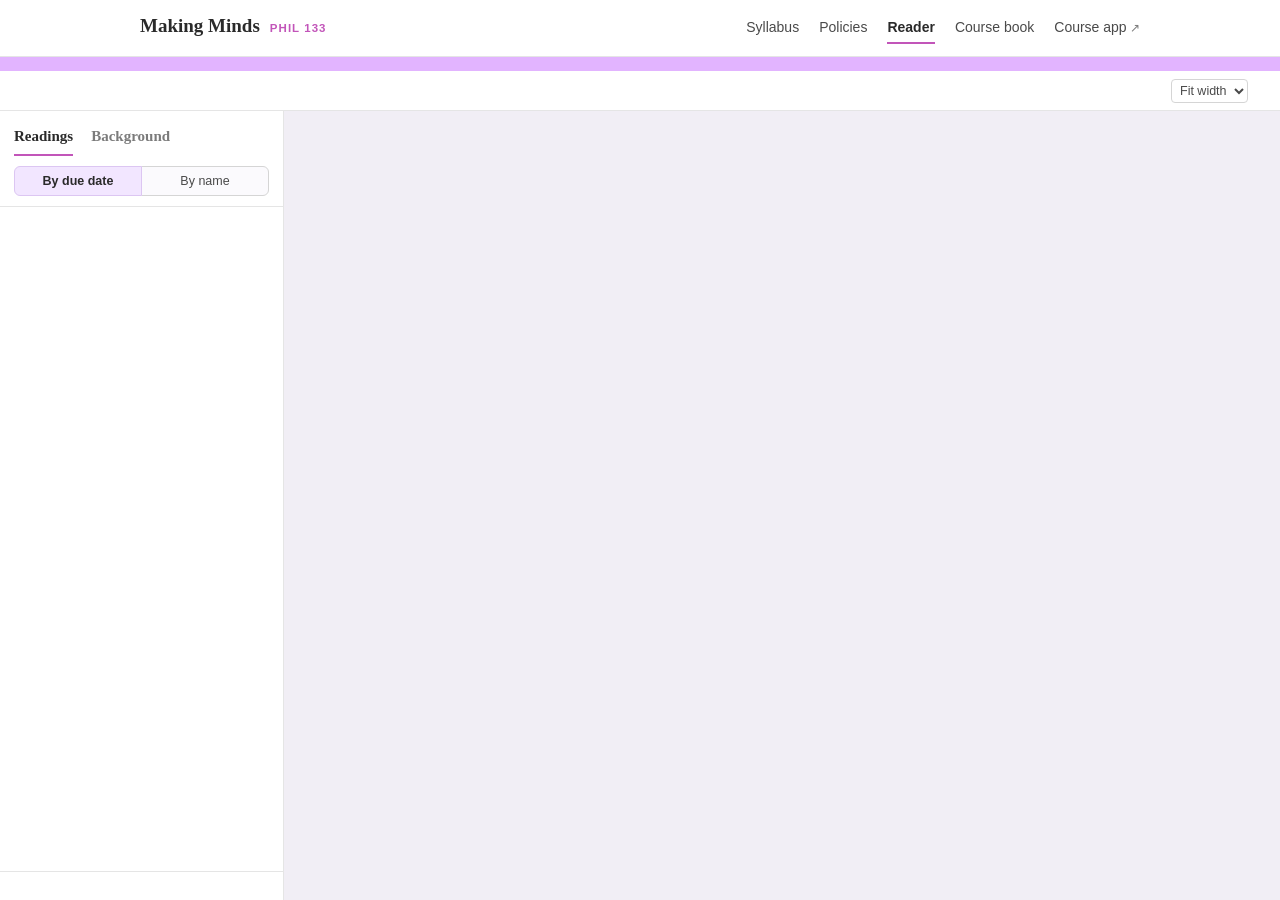
<file: resources.html>
<!doctype html>
<html lang="en">
<head>
<meta charset="utf-8">
<title>Making Minds · Reader</title>
<meta name="robots" content="noindex">
<meta http-equiv="refresh" content="0; url=reader/">
<link rel="canonical" href="reader/">
</head>
<body>
<p>The Resources page has become the <a href="reader/">Reader</a>.</p>
</body>
</html>
</file>
<file: assets/site.css>
/* Making Minds · Phil 133 · site stylesheet
   Layout and table styling follow the Fall 2026 planning calendar;
   colors and the splash hero come from the original makingminds.org. */

:root {
  --bg: #FBFAFD;
  --surface: #FFFFFF;
  --surface-2: #F1EEF5;
  --ink: #2A2A2A;
  --ink-2: #4A4A4A;
  --ink-3: #7B7B7B;
  --line: #E5E5E5;
  --line-2: #D5D5D5;
  --navy: #030D24;           /* splash background (matches the image edges) */
  --accent: #C255B9;         /* magenta section labels / unit headings */
  --accent-2: #DA73D2;       /* subtitle pink */
  --accent-soft: #F7E6F5;
  --lav: #E2B4FF;            /* the band under the hero */
  --lav-soft: #F2E6FF;
  --lav-line: #DCC6F2;
  --link: #1382D6;
  --date: #24678D;
  --date-soft: #E3EEF6;
  --hw: #C93A3A;
  --hw-soft: #FCEBEB;
  --exam: #6E3A96;
  --exam-soft: #EFE2FF;
  --hol: #9A9A9A;
  --orange: #F5A623;
  --next-soft: #EAEEF6;       /* the next class's week/date cells on the syllabus (the bar and chip are --navy) */
  --u1: #24678D;
  --u2: #C255B9;
  --u3: #F5A623;
  --page-max: 1080px;         /* the site column: syllabus, policies, and the top bar of the two readers */
  color-scheme: light;
}

/* ---------- Base ---------- */
* { box-sizing: border-box; }
html { -webkit-text-size-adjust: 100%; scroll-behavior: smooth; }
body {
  margin: 0;
  background: var(--bg);
  color: var(--ink);
  font-family: "IBM Plex Sans", "Helvetica Neue", Arial, sans-serif;
  font-size: 15px;
  line-height: 1.5;
}
.page { max-width: var(--page-max); margin-inline: auto; padding-inline: clamp(16px, 4vw, 40px); }
main.page { padding-block: 30px 40px; }
h1, h2, h3 { font-family: "IBM Plex Serif", Georgia, "Times New Roman", serif; text-wrap: balance; margin: 0; }
h1 { font-size: 34px; font-weight: 600; line-height: 1.12; letter-spacing: -0.01em; }
h2 { font-size: 19px; font-weight: 600; margin-bottom: 10px; color: var(--accent); }
h3 { font-size: 16px; font-weight: 600; margin: 20px 0 6px; }
a { color: var(--link); text-decoration-thickness: 1px; text-underline-offset: 2px; }
a:hover { text-decoration-thickness: 2px; }
b, strong { font-weight: 600; }
.mono { font-family: "IBM Plex Mono", "SFMono-Regular", Menlo, Consolas, monospace; font-variant-numeric: tabular-nums; }
.eyebrow { font-size: 11.5px; letter-spacing: 0.09em; text-transform: uppercase; color: var(--ink-3); font-weight: 600; }
.dim { color: var(--ink-3); }
em { color: var(--ink-3); font-style: italic; }
section { margin-top: 32px; }
main > section:first-child, main > .withtoc:first-child { margin-top: 0; }

/* ---------- Top bar ---------- */
.topbar { background: var(--surface); border-bottom: 1px solid var(--line); }
.topbar .page { display: flex; flex-wrap: wrap; align-items: baseline; justify-content: space-between; gap: 6px 20px; padding-block: 12px; }
.brand {
  font-family: "IBM Plex Serif", Georgia, serif; font-weight: 700; font-size: 19px; color: var(--ink);
  text-decoration: none; display: inline-flex; align-items: baseline; gap: 10px;
}
.brand .course { font-family: "IBM Plex Sans", sans-serif; font-weight: 600; font-size: 11.5px; letter-spacing: 0.09em; text-transform: uppercase; color: var(--accent); }
.topbar nav { display: flex; flex-wrap: wrap; gap: 4px 20px; font-size: 14px; }
.topbar nav a { color: var(--ink-2); text-decoration: none; padding: 4px 0; border-bottom: 2px solid transparent; }
.topbar nav a:hover { color: var(--accent); }
.topbar nav a[aria-current="page"] { color: var(--ink); border-bottom-color: var(--accent); font-weight: 600; }
.topbar nav a.ext::after { content: " \2197"; color: var(--ink-3); font-size: 12px; }

/* ---------- Hero (splash image, bound to the main column) ---------- */
.hero { margin: 0; background: var(--navy); color: #fff; overflow: hidden; }
.hero-inner { position: relative; }
.hero-img {
  display: block; width: 100%; height: clamp(260px, 33vw, 390px); object-fit: cover; object-position: 20% 18%;
  -webkit-mask-image: linear-gradient(to right, transparent, #000 6%, #000 94%, transparent);
          mask-image: linear-gradient(to right, transparent, #000 6%, #000 94%, transparent);
}
.hero-text {
  position: absolute; top: 50%; right: clamp(16px, 4vw, 40px); transform: translateY(-50%);
  max-width: 58%; display: grid; gap: 10px; justify-items: center; text-align: center;   /* centered block, parked at the right */
}
.hero h1 { font-size: clamp(38px, 5.4vw, 62px); font-weight: 700; color: #fff; text-transform: uppercase; letter-spacing: 0.02em; line-height: 1.05; text-shadow: 0 2px 18px rgba(0,0,0,.45); }
.hero .tagline { font-family: "IBM Plex Serif", Georgia, serif; font-size: clamp(16px, 1.9vw, 20px); font-weight: 600; color: var(--accent-2); margin: 0; max-width: 34ch; text-shadow: 0 1px 12px rgba(0,0,0,.5); }
.hero .hero-meta { margin: 4px 0 0; font-size: 14.5px; line-height: 1.55; color: #E8ECF5; text-shadow: 0 1px 10px rgba(0,0,0,.6); }
.hero .eyebrow { color: #C9D2E6; }
.hero.slim .hero-img { height: 190px; object-position: 20% 31%; }   /* eyes on the strip's midline (9/24; was 34%) */
.hero.slim .hero-text { gap: 6px; }
.hero.slim h1 { font-size: clamp(28px, 3.6vw, 40px); text-transform: none; letter-spacing: -0.01em; }
.hero.slim .tagline { color: #E8ECF5; font-weight: 500; font-size: 15.5px; max-width: 48ch; }
.hero.slim .tagline a { color: #fff; }
.band { height: 14px; background: var(--lav); }

/* ---------- Facts (two-column key / value grid) ---------- */
.facts { display: grid; grid-template-columns: 1fr 1fr; column-gap: 36px; border-top: 1px solid var(--line-2); }
.fact { display: grid; grid-template-columns: 96px 1fr; gap: 12px; padding: 9px 0; border-bottom: 1px solid var(--line); font-size: 14px; line-height: 1.45; }
.fact .k { color: var(--accent); font-weight: 600; }
.fact .v { min-width: 0; }

/* ---------- Announcements bar (directly under the hero, as on the 286 page; hidden when there are none) ---------- */
.announce { margin: 0; background: var(--navy); color: #D3D9E6; border-top: 1px solid rgba(255,255,255,.14); }
.an-inner { display: grid; grid-template-columns: 150px minmax(0, 1fr); gap: 8px 32px; padding-block: 20px 22px; }
.an-label { color: var(--accent-2); letter-spacing: 0.16em; line-height: 24px; }
.an + .an { margin-top: 14px; padding-top: 14px; border-top: 1px solid rgba(255,255,255,.14); }
.an-head { font-size: 16px; font-weight: 600; color: #fff; line-height: 24px; }
.an-date { font-size: 13px; font-weight: 400; color: #8C96AE; margin-right: 10px; }
.an-body { margin: 3px 0 0; max-width: 80ch; font-size: 14.5px; line-height: 1.55; }
.announce b { color: #fff; }
.announce a { color: var(--lav); }
.announce a.zoom {   /* the Zoom link in an announcement, as a button */
  display: inline-block; margin-top: 8px; padding: 6px 14px; border-radius: 3px;
  background: var(--lav); color: var(--navy); font-weight: 600; text-decoration: none;
}
.announce a.zoom:hover { background: #fff; }

/* ---------- Lectures on Zoom (lecture fact, up-next box, syllabus row) ---------- */
.zoomnote { margin-top: 5px; padding-left: 9px; border-left: 3px solid var(--link); }
.zoomnote .zl { color: var(--ink); font-weight: 600; }
a.zoomlink { font-weight: 600; overflow-wrap: anywhere; }
.zoomchip { display: inline-block; font-size: 10.5px; letter-spacing: 0.08em; text-transform: uppercase; font-weight: 700; color: #fff; background: var(--link); padding: 1px 7px; margin-right: 6px; vertical-align: 1px; }
.nx-main .zoomchip { margin: 0 0 0 6px; }
.nx-zoom { margin: 1px 0 5px; color: var(--ink); font-weight: 600; font-size: 13.5px; }
.sub.zoomsub { margin-top: 4px; font-size: 13px; }

/* ---------- Up-next box (label left, compressed content right) ---------- */
.next { background: var(--lav-soft); border: 1px solid var(--lav-line); padding: 4px 16px; }
.nx { display: grid; grid-template-columns: 104px 1fr; gap: 12px; align-items: start; padding: 9px 0; border-bottom: 1px solid var(--lav-line); font-size: 13.5px; line-height: 1.45; }
.nx:last-child { border-bottom: 0; }
.nx .chip { display: inline-block; justify-self: start; color: var(--ink-2); font-size: 11px; letter-spacing: 0.08em; text-transform: uppercase; font-weight: 700; margin-top: 2px; white-space: nowrap; }
.nx-body { min-width: 0; }
.nx-main { color: var(--ink); font-weight: 600; text-decoration: none; }
.nx-main:hover { color: var(--accent); }
.nx-date { font-weight: 400; color: var(--date); margin-right: 4px; }
.nx-main .dim { font-weight: 400; }
.nx-detail { color: var(--ink-2); font-size: 13px; margin-top: 2px; }
.nx-detail .rl { float: left; padding: 0; margin: 3px 14px 0 0; }   /* READ sits to the left of the reading columns */
.nx-reads { margin-top: 4px; }
.nx-reads { display: grid; grid-template-columns: minmax(0, auto) minmax(0, 1fr); column-gap: 48px; }   /* MM chapters (as wide as they need) | outside readings */
.nx-reads.one { grid-template-columns: minmax(0, 1fr); }
.nx-detail .sep { color: var(--ink-3); margin: 0 2px; }
.nx-done { padding: 10px 0; font-size: 13.5px; color: var(--accent); font-weight: 600; }

/* ---------- Legend / chips ---------- */
.legend { font-size: 13.5px; color: var(--ink-2); margin: 0 0 12px; }
.tag {
  display: inline-block; font-family: "IBM Plex Mono", monospace; font-size: 11px; font-weight: 600; letter-spacing: 0.02em;
  padding: 1px 6px; margin-right: 5px; white-space: nowrap; vertical-align: 1px; line-height: 1.5;
}
.tag.c { background: var(--accent-soft); color: var(--accent); }
.tag.t { background: var(--date-soft); color: var(--date); }
.tag.ct { background: var(--surface-2); color: var(--ink-2); }
.tag.file { background: var(--surface-2); color: var(--ink-2); }
.mm { font-family: "IBM Plex Mono", monospace; font-size: 11.5px; font-weight: 600; color: var(--accent); margin-right: 6px; letter-spacing: 0.03em; }
a.mmlink, a.rdlink, a.hwlink { color: inherit; text-decoration: none; border-bottom: 1px dotted var(--line-2); }
a.mmlink:hover, a.rdlink:hover, a.hwlink:hover { color: var(--accent); border-bottom: 1px solid var(--accent); }
tr.hw a.hwlink:not(:hover) { border-bottom-color: color-mix(in srgb, currentColor 50%, transparent); }   /* HW row: the dotted rule in the row's red, not grey-on-pink */
a.rdlink.out::after { content: " \2197"; color: var(--ink-3); font-size: 11px; }   /* leaves the site */

/* ---------- Schedule table ---------- */
.tablewrap { overflow-x: auto; background: var(--surface); border: 1px solid var(--line); }
.tablewrap.narrow { max-width: 420px; }
.schedwrap + .schedwrap { margin-top: 22px; }
table { border-collapse: collapse; width: 100%; }
table.sched { min-width: 800px; table-layout: fixed; }
col.c-wk { width: 44px; }
col.c-date { width: 100px; }
col.c-topic { width: 23%; }
col.c-mm { width: 34%; }   /* course-book chapters; the "other readings" column takes the rest */
.sched-head { background: transparent; margin-bottom: 2px; }
.sched-head th { border: 0; padding: 4px 12px 6px; }
th { text-align: left; font-size: 11.5px; letter-spacing: 0.08em; text-transform: uppercase; color: var(--ink-3); font-weight: 600; padding: 10px 12px; border-bottom: 1px solid var(--line-2); }
td { padding: 10px 12px; border-bottom: 1px solid var(--line); vertical-align: top; }
tr:last-child td { border-bottom: 0; }
td.wk { color: var(--ink-3); font-size: 13px; }
td.date { white-space: nowrap; font-size: 13.5px; color: var(--date); }
td.topic { font-weight: 500; }
td.readings { color: var(--ink-2); font-size: 13.5px; }
tr.unit td { background: var(--surface-2); padding: 13px 12px 9px; border-bottom: 1px solid var(--line-2); box-shadow: inset 0 3px 0 var(--uc, var(--accent)); }
tr.unit td .un { display: inline-block; font-size: 11.5px; letter-spacing: 0.09em; text-transform: uppercase; font-weight: 700; color: var(--uc, var(--accent)); margin-right: 12px; vertical-align: 2px; }
tr.unit td .ut { font-family: "IBM Plex Serif", Georgia, serif; font-size: 19px; font-weight: 600; color: var(--ink); }
tr.u1 td.topic { box-shadow: inset 3px 0 0 var(--u1); }
tr.u2 td.topic { box-shadow: inset 3px 0 0 var(--u2); }
tr.u3 td.topic { box-shadow: inset 3px 0 0 var(--u3); }
tr.holiday td { color: var(--hol); }
tr.holiday td.topic { font-style: italic; font-weight: 400; }
/* Homework and exam rows: the tint starts at the divider bar, so the week and
   date cells read like every other row. */
tr.exam td.topic, tr.exam td.readings { background: var(--exam-soft); }
tr.exam td.topic { font-weight: 600; color: var(--exam); box-shadow: inset 3px 0 0 var(--uc, var(--u1)); }
tr.exam td.readings { color: var(--exam); }
tr.hw td.topic, tr.hw td.readings { background: var(--hw-soft); }
tr.hw td.topic { color: var(--hw); font-weight: 600; box-shadow: inset 3px 0 0 var(--uc, var(--u1)); }
tr.hw td.topic .sub { color: var(--hw); opacity: .85; }
tr.hw td.readings { color: var(--hw); }
.sub { display: block; font-size: 12.5px; color: var(--ink-3); margin-top: 2px; font-weight: 400; }
tr:target td { outline: 2px solid var(--accent); outline-offset: -2px; }
/* The class on today or next up (computed from the clock, as on the 286 page): a bar down the left, the week and
   date cells tinted, and a "Today" / "Next" chip under the date. */
tr.is-next td.wk, tr.is-next td.date { background: var(--next-soft); }
tr.is-next td.wk { box-shadow: inset 4px 0 0 var(--navy); color: var(--navy); font-weight: 600; }
.nextchip {
  display: block; width: max-content; margin-top: 6px; padding: 1px 6px 0;
  background: var(--navy); color: #fff; font-family: "IBM Plex Sans", sans-serif;
  font-size: 10px; font-weight: 700; letter-spacing: 0.1em; text-transform: uppercase; line-height: 17px;
}

/* reading lists inside a cell */
ul.rlist { margin: 0; padding: 0; list-style: none; display: grid; gap: 3px; }
ul.rlist li { line-height: 1.45; }
/* outside readings: a small square marks each item (the C/T tag chips are no longer shown) */
.extcol ul.rlist li { position: relative; padding-left: 16px; }
.extcol ul.rlist li::before { content: ""; position: absolute; left: 1px; top: 7px; width: 5px; height: 5px; background: var(--ink-3); opacity: .7; }
/* the Recommended toggle uses the same geometry as a reading line: triangle in the square's slot, label at the text indent;
   the opened list nests one step in, its squares under the word "Recommended" and its rule under the triangle */
.extcol details.rec summary { position: relative; padding-left: 16px; }
.extcol details.rec summary::before { position: absolute; left: 1px; top: 50%; margin-top: -4px; }
.extcol details.rec ul { margin-left: 3px; padding-left: 10px; }
/* course-book column: chapter numbers right-aligned in a fixed slot so titles (and their wrapped lines) line up */
.mmcol li { display: grid; grid-template-columns: 20px 1fr; column-gap: 8px; }
.mmcol .mm { margin-right: 0; text-align: right; }
.rl { font-size: 10.5px; letter-spacing: 0.08em; text-transform: uppercase; color: var(--ink-3); font-weight: 600; }
.note { display: block; }

/* recommended readings: a quiet toggle under the other readings, folded by default */
details.rec { margin: 0; }
ul.rlist + details.rec { margin-top: 6px; }
details.rec summary {
  display: inline-flex; align-items: center; gap: 5px; cursor: pointer; list-style: none;
  font-size: 12.5px; color: var(--ink-3); padding: 1px 0;
}
details.rec summary::-webkit-details-marker { display: none; }
details.rec summary::before { content: ""; width: 0; height: 0; border-top: 4px solid transparent; border-bottom: 4px solid transparent; border-left: 5px solid var(--ink-3); opacity: .8; transition: transform .15s; }
details.rec[open] summary::before { transform: rotate(90deg); }
details.rec summary:hover { color: var(--accent); }
details.rec summary:hover::before { border-left-color: var(--accent); }
details.rec summary .n { color: var(--ink-3); }
details.rec ul { margin: 6px 0 2px; padding: 0 0 0 10px; list-style: none; display: grid; gap: 4px; border-left: 2px solid var(--line); }
details.rec li { line-height: 1.45; }

/* ---------- Prose pages (policies) ---------- */
.withtoc { display: grid; grid-template-columns: minmax(0, 72ch) 1fr; gap: 40px; align-items: start; }
.toc { position: sticky; top: 20px; font-size: 13px; padding-top: 4px; }
.toc .eyebrow { margin-bottom: 8px; }
.toc ul { list-style: none; margin: 0; padding: 0; display: grid; gap: 4px; border-left: 1px solid var(--line-2); }
.toc li { padding-left: 12px; }
.toc a { color: var(--ink-2); text-decoration: none; }
.toc a:hover { color: var(--accent); }
.prose { max-width: 72ch; min-width: 0; }
.prose h2 { margin-top: 30px; padding-top: 14px; border-top: 1px solid var(--line-2); scroll-margin-top: 16px; }
.prose h2:first-child { margin-top: 0; padding-top: 0; border-top: 0; }
.prose p { margin: 8px 0; }
.prose ul, .prose ol { margin: 8px 0; padding-left: 22px; }
.prose li { margin: 4px 0; }
.prose li::marker { color: var(--ink-3); }
table.plain td { padding: 7px 12px; font-size: 14px; }
table.plain td.num { text-align: right; width: 80px; }
.scale { display: grid; grid-template-columns: repeat(4, 1fr); gap: 1px; background: var(--line); border: 1px solid var(--line); max-width: 520px; }
.scale div { background: var(--surface); padding: 7px 10px; display: flex; justify-content: space-between; gap: 8px; font-size: 13px; }
.scale div span { color: var(--ink-3); }
.scale div b { color: var(--ink); }

/* ---------- Grade calculator (policies page) ---------- */
.calc { border: 1px solid var(--lav-line); background: var(--lav-soft); padding: 14px 16px; margin: 16px 0; max-width: 560px; }
.calc-head { font-weight: 600; color: var(--accent); font-size: 14px; }
.calc-note { font-size: 13px; color: var(--ink-2); margin: 6px 0 0; }
.calc-grid { display: grid; grid-template-columns: repeat(auto-fill, minmax(102px, 1fr)); gap: 9px 10px; margin: 12px 0 0; }
.calc-f { display: grid; gap: 3px; }
.calc-f span { font-size: 11px; letter-spacing: 0.06em; text-transform: uppercase; color: var(--ink-3); font-weight: 600; }
.calc-f input { width: 100%; font-family: inherit; font-size: 14px; padding: 5px 7px; border: 1px solid var(--line-2); background: var(--surface); color: var(--ink); }
.calc-f input:focus-visible, .calc-eval input:focus-visible { outline: 2px solid var(--accent); outline-offset: 1px; }
.calc-eval { display: flex; align-items: center; gap: 7px; font-size: 13px; color: var(--ink-2); margin-top: 11px; cursor: pointer; }
.calc-out { display: flex; gap: 30px; align-items: baseline; margin-top: 13px; padding-top: 11px; border-top: 1px solid var(--lav-line); }
.calc-k { display: block; font-size: 11px; letter-spacing: 0.09em; text-transform: uppercase; color: var(--ink-3); font-weight: 600; margin-bottom: 2px; }
.calc-num { font-size: 27px; font-weight: 600; color: var(--ink); }
.calc-ltr { font-family: "IBM Plex Serif", Georgia, serif; font-size: 27px; font-weight: 700; color: var(--accent); }
@media print { .calc { break-inside: avoid; } }

/* ---------- Resources ---------- */
.reslist h2 { margin-top: 26px; }
.reslist h2:first-child { margin-top: 0; }
.reslist ul { margin: 0; padding: 0; list-style: none; display: grid; border-top: 1px solid var(--line-2); }
.reslist li { padding: 9px 0; border-bottom: 1px solid var(--line); font-size: 14.5px; }
.reslist .rnote { color: var(--ink-3); font-size: 13px; margin-left: 10px; }

/* ---------- Footer ---------- */
footer.page { padding-block: 14px 40px; border-top: 1px solid var(--line); color: var(--ink-3); font-size: 12.5px; display: flex; flex-wrap: wrap; justify-content: space-between; gap: 4px 16px; }

/* ---------- Small screens ---------- */
@media (max-width: 720px) {
  .hero-img { height: 210px; object-position: 22% 22%; -webkit-mask-image: none; mask-image: none; }
  .hero-text { position: static; transform: none; max-width: none; text-align: left; justify-items: start; padding: 16px 0 24px; }
  .hero h1 { font-size: 34px; }
  .hero.slim .hero-img { height: 120px; }
  .hero.slim .hero-text { padding: 12px 0 20px; }
  .an-inner { grid-template-columns: 1fr; gap: 6px; padding-block: 16px 18px; }
  .nx { grid-template-columns: 1fr; gap: 4px; }
  .nx-reads { grid-template-columns: 1fr; row-gap: 3px; }
  .facts { grid-template-columns: 1fr; column-gap: 0; }
  .fact { grid-template-columns: 1fr; gap: 1px; }
  .fact .k { font-size: 11.5px; letter-spacing: 0.08em; text-transform: uppercase; }
  .withtoc { grid-template-columns: 1fr; gap: 20px; }
  .toc { position: static; }
  .toc ul { display: flex; flex-wrap: wrap; gap: 4px 14px; border-left: 0; }
  .toc li { padding-left: 0; }
  .scale { grid-template-columns: repeat(2, 1fr); }
  .schedwrap { overflow: visible; }
  table.sched { min-width: 0; }
  table.sched, table.sched tbody, table.sched tr, table.sched td { display: block; }
  table.sched thead, .sched-head { display: none; }
  table.sched td.wk:empty { display: none; }
  table.sched tr { padding: 10px 12px; border-bottom: 1px solid var(--line); }
  table.sched tr:last-child { border-bottom: 0; }
  table.sched td { padding: 0; border: 0; width: auto; min-width: 0; }
  table.sched td.wk, table.sched td.date { display: inline; font-size: 12.5px; }
  table.sched td.readings:empty { display: none; }
  table.sched td.wk::before { content: "Wk "; }
  table.sched td.wk::after { content: "\00b7"; margin: 0 7px; }
  table.sched td.topic { margin-top: 3px; box-shadow: none !important; padding-left: 10px; border-left: 3px solid transparent; }
  table.sched tr.u1 td.topic { border-left-color: var(--u1); }
  table.sched tr.u2 td.topic { border-left-color: var(--u2); }
  table.sched tr.u3 td.topic { border-left-color: var(--u3); }
  table.sched tr.hw, table.sched tr.exam { background: var(--hw-soft); }
  table.sched tr.exam { background: var(--exam-soft); }
  table.sched tr.hw td, table.sched tr.exam td { background: transparent; }
  table.sched tr.hw td.topic { border-left-color: var(--uc, var(--u1)); }
  table.sched tr.exam td.topic { border-left-color: var(--uc, var(--u1)); }
  table.sched tr.is-next { box-shadow: inset 4px 0 0 var(--navy); }
  table.sched tr.is-next td.wk, table.sched tr.is-next td.date { background: transparent; box-shadow: none; }
  .nextchip { display: inline-block; margin: 0 0 0 8px; vertical-align: 1px; }
  table.sched td.readings { margin-top: 6px; }
  table.sched tr.unit td { padding: 7px 12px; margin: 0 -12px; }
  table.sched td.readings + td.readings { margin-top: 4px; }
  .topbar nav { gap: 4px 14px; }
}

/* ---------- Print ---------- */
@media print {
  body { font-size: 11.5px; background: #fff; }
  .topbar nav, .band, .announce, .next, footer, .nextchip { display: none; }
  tr.is-next td.wk, tr.is-next td.date { background: none; box-shadow: none; }
  tr.is-next td.wk { color: var(--ink-3); font-weight: 400; }
  .hero { background: none; color: #000; }
  .hero-img { display: none; }
  .hero h1, .hero .tagline, .hero .hero-meta { color: #000; text-shadow: none; }
  .hero-text { position: static; transform: none; text-align: left; justify-items: start; max-width: none; padding: 10px 0; }
  .tablewrap { border: 0; overflow: visible; }
  table.sched { min-width: 0; }
  tr { break-inside: avoid; }
  details.rec[open] summary::before { display: none; }
  a { color: inherit; text-decoration: none; }
}
</file>
<file: book/reader.css>
/* Making Minds · web reader. Builds on ../assets/site.css (tokens, top bar, fonts). */

:root { --rb-side-w: 284px; --rb-top-h: 40px; --rb-page-max: 1000px; }
html { scroll-behavior: auto; }
body.rb { margin: 0; height: 100vh; height: 100dvh; display: flex; flex-direction: column; overflow: hidden; background: var(--surface-2); }
.vh { position: absolute; width: 1px; height: 1px; overflow: hidden; clip: rect(0 0 0 0); white-space: nowrap; }

/* ---------- site top bar: same markup, styles and column as the rest of the site (no hero), so the name and menu
   stay put when you move between the syllabus and the readers; the reader bar and panes below use the full width ---------- */
.topbar { flex: none; position: relative; z-index: 31; }
.topbar .rb-topinner { display: flex; flex-wrap: wrap; align-items: baseline; justify-content: space-between; gap: 6px 20px;
  max-width: var(--page-max, 1080px); margin-inline: auto; padding: 12px clamp(16px, 4vw, 40px); }
/* ---------- band (9/25): the site's standard lavender band (the home page's, under the hero, and the course app's),
   between the top bar and the reader bar - replaces the 9/24 navy strip with a sliver of the splash ---------- */
body.rb > .band { flex: none; }
/* ---------- reader bar: contents button (phones), breadcrumb, page, zoom ---------- */
.rb-top { flex: none; display: flex; align-items: center; gap: 14px; padding: 0 18px; height: var(--rb-top-h); background: var(--surface); border-bottom: 1px solid var(--line); position: relative; z-index: 30; }
.rb-menu { display: none; flex: none; width: 34px; height: 34px; margin-left: -8px; padding: 8px 7px; border: 0; background: none; cursor: pointer; flex-direction: column; justify-content: space-between; }
.rb-menu span { display: block; height: 2px; background: var(--ink-2); border-radius: 1px; }
.rb-top .rb-crumb { flex: 1 1 auto; display: block; gap: 0; min-width: 0; font-size: 13.5px; color: var(--ink-2); white-space: nowrap; overflow: hidden; text-overflow: ellipsis; }
.rb-top .rb-crumb a { color: inherit; text-decoration: none; padding: 0; border: 0; }
.rb-crumb a:hover { color: var(--accent); }
.rb-crumb .sep { color: var(--ink-3); margin: 0 6px; }
.rb-crumb .unit { font-weight: 600; color: var(--uc, var(--accent)); }
.rb-crumb .cur { color: var(--ink); font-weight: 500; }
.rb-tools { flex: none; display: flex; align-items: center; gap: 14px; font-size: 13px; }
.rb-pageno { color: var(--ink-3); font-size: 12.5px; white-space: nowrap; }
.rb-zoom select { font: inherit; font-size: 12.5px; color: var(--ink-2); background: var(--surface); border: 1px solid var(--line-2); border-radius: 4px; padding: 3px 4px; }

/* ---------- body: sidebar + main ---------- */
.rb-body { flex: 1 1 auto; min-height: 0; display: flex; position: relative; }
.rb-side { flex: none; width: var(--rb-side-w); background: var(--surface); border-right: 1px solid var(--line); overflow-y: auto; overscroll-behavior: contain; display: flex; flex-direction: column; }
.rb-main { flex: 1 1 auto; min-width: 0; overflow: auto; overscroll-behavior: contain; position: relative; outline: none; }
.rb-backdrop { display: none; }

/* search box */
.rb-search { position: sticky; top: 0; z-index: 2; background: var(--surface); padding: 12px 14px 10px; border-bottom: 1px solid var(--line); display: flex; align-items: center; }
.rb-search input { flex: 1 1 auto; min-width: 0; font: inherit; font-size: 13.5px; padding: 6px 28px 6px 10px; border: 1px solid var(--line-2); border-radius: 6px; background: var(--bg); color: var(--ink); -webkit-appearance: none; appearance: none; }
.rb-search input::-webkit-search-cancel-button { display: none; }
.rb-search input:focus { outline: 2px solid var(--lav); border-color: var(--lav-line); }
.rb-search button { position: absolute; right: 18px; width: 22px; height: 22px; border: 0; border-radius: 11px; background: var(--surface-2); color: var(--ink-2); font-size: 15px; line-height: 1; cursor: pointer; }
.rb-search button:hover { background: var(--lav-soft); color: var(--ink); }

/* contents tree (chevrons fold units and chapters open without navigating) */
.rb-toc { padding: 8px 0 12px; font-size: 13.5px; }
.rb-toc .front { display: block; padding: 6px 14px 6px 30px; color: var(--ink-2); text-decoration: none; }
.rb-toc .front:hover, .rb-toc .front.cur { color: var(--ink); background: var(--lav-soft); }
.rb-toc .tog { flex: none; width: 22px; align-self: stretch; min-height: 24px; margin: 0; padding: 0; border: 0; background: none; cursor: pointer; position: relative; color: var(--ink-3); }
.rb-toc .tog::before { content: ""; position: absolute; left: 8px; top: 50%; width: 5px; height: 5px; border-right: 1.5px solid currentColor; border-bottom: 1.5px solid currentColor; transform: translateY(-50%) rotate(-45deg); transition: transform .15s; }
.rb-toc .tog[aria-expanded="true"]::before { transform: translateY(-70%) rotate(45deg); }
.rb-toc .tog:hover { color: var(--accent); }
.rb-toc .tog.none { visibility: hidden; }
.rb-toc .unit { margin-top: 10px; padding: 8px 14px 4px 8px; display: flex; align-items: baseline; gap: 8px; border-top: 1px solid var(--line); }
.rb-toc .unit .tog { align-self: center; }
.rb-toc .unit .un { font-size: 10.5px; letter-spacing: 0.09em; text-transform: uppercase; font-weight: 700; color: var(--uc); }
.rb-toc .unit .ut { font-family: "IBM Plex Serif", Georgia, serif; font-size: 15px; font-weight: 600; color: var(--ink); }
.rb-toc .unit.closed + ol { display: none; }
.rb-toc ol { list-style: none; margin: 0; padding: 0; }
.rb-toc .ch { display: block; }
.rb-toc .ch > .row { display: flex; align-items: stretch; padding-left: 8px; }
.rb-toc .ch > .row > a { flex: 1 1 auto; min-width: 0; display: grid; grid-template-columns: 24px 1fr; gap: 6px; padding: 5px 14px 5px 2px; color: var(--ink-2); text-decoration: none; line-height: 1.35; }
.rb-toc .ch > .row > a .n { color: var(--ink-3); font-family: "IBM Plex Mono", monospace; font-size: 12px; padding-top: 1px; text-align: right; }
.rb-toc .ch > .row > a:hover { color: var(--ink); background: var(--bg); }
.rb-toc .ch.cur > .row > a { color: var(--ink); font-weight: 600; background: var(--lav-soft); }
.rb-toc .secs { display: none; margin: 2px 0 6px; padding: 0; }
.rb-toc .ch.cur:not(.closed) .secs, .rb-toc .ch.open .secs { display: block; }
.rb-toc .secs a { display: block; padding: 3px 14px 3px 62px; font-size: 12.5px; color: var(--ink-2); text-decoration: none; line-height: 1.35; }
.rb-toc .secs a.l3 { padding-left: 74px; color: var(--ink-3); }
.rb-toc .secs a:hover { color: var(--accent); }
.rb-toc .secs a.cur { color: var(--accent); font-weight: 600; }
.rb-toc .ps { margin-top: 12px; border-top: 1px solid var(--line); padding-top: 6px; }
.rb-toc .ps .row > a .n { font-size: 11px; }

/* sidebar footer links */
.rb-sidefoot { margin-top: auto; padding: 12px 18px 16px; border-top: 1px solid var(--line); font-size: 12.5px; color: var(--ink-2); display: grid; gap: 5px; }
.rb-sidefoot a { color: var(--ink-2); text-decoration: none; }
.rb-sidefoot a:hover { color: var(--accent); }
.rb-sidefoot .new { color: var(--ink-3); }
.rb-sidefoot .new b { color: var(--ink-2); font-weight: 600; }

/* search results (replace the tree while active) */
.rb-results { padding: 6px 0 16px; font-size: 13px; }
.rb-results .rs-head { padding: 8px 18px 6px; color: var(--ink-3); font-size: 12px; }
.rb-results .rs-ch { padding: 10px 18px 3px; font-weight: 600; color: var(--ink); border-top: 1px solid var(--line); }
.rb-results .rs-ch .n { color: var(--ink-3); font-family: "IBM Plex Mono", monospace; font-size: 11.5px; margin-right: 6px; }
.rb-results a.hit { display: block; padding: 5px 18px 7px; color: var(--ink-2); text-decoration: none; line-height: 1.4; }
.rb-results a.hit:hover, .rb-results a.hit.cur { background: var(--lav-soft); color: var(--ink); }
.rb-results a.hit .where { display: block; font-size: 11.5px; color: var(--ink-3); }
.rb-results a.hit .where .p { font-family: "IBM Plex Mono", monospace; }
.rb-results mark { background: #FFE9A6; color: inherit; padding: 0 1px; border-radius: 2px; }
.rb-results .none { padding: 12px 18px; color: var(--ink-3); }

/* ---------- landing ---------- */
.rb-landing { max-width: 760px; margin: 0 auto; padding: 28px 20px 48px; }
.rb-cover { display: flex; justify-content: center; }
.rb-cover img { display: block; width: min(100%, 560px, calc((100vh - 250px) * 1460 / 1888)); min-width: min(100%, 300px); height: auto; aspect-ratio: 1460 / 1888; background: var(--navy); box-shadow: 0 6px 28px rgba(3,13,36,.28), 0 1px 3px rgba(0,0,0,.2); }
.rb-actions { display: flex; flex-wrap: wrap; justify-content: center; gap: 10px; margin-top: 24px; }
.rb-actions a { display: inline-flex; align-items: center; gap: 6px; padding: 8px 16px; border-radius: 999px; font-size: 13.5px; font-weight: 500; text-decoration: none; border: 1px solid var(--line-2); background: var(--surface); color: var(--ink); }
.rb-actions a:hover { border-color: var(--accent); color: var(--accent); }
.rb-actions a.primary { background: var(--accent); border-color: var(--accent); color: #fff; }
.rb-actions a.primary:hover { background: var(--accent-2); border-color: var(--accent-2); color: #fff; }
.rb-actions a.cont { background: var(--lav-soft); border-color: var(--lav-line); }
.rb-actions a .sub { font-weight: 400; color: inherit; opacity: .8; }
.rb-actions a.contents { display: none; }
.rb-updated { text-align: center; margin: 18px 0 0; font-size: 12.5px; color: var(--ink-3); }
.rb-updated b { font-weight: 600; color: var(--ink-2); }

/* ---------- pages ---------- */
.rb-doc { padding: 22px 16px 40px; }
.rb-pages { display: flex; flex-direction: column; align-items: center; gap: 16px; }
.pg { position: relative; flex: none; background: #fff; box-shadow: 0 1px 2px rgba(0,0,0,.10), 0 6px 20px rgba(3,13,36,.10); width: var(--pw); height: var(--ph); overflow: hidden; }
.pg canvas { position: absolute; inset: 0; width: 100%; height: 100%; display: block; }
.pg .pnum { position: absolute; right: 8px; bottom: 6px; font-family: "IBM Plex Mono", monospace; font-size: 11px; color: var(--ink-3); opacity: 0; }
.pg.blank .pnum { opacity: 1; }
.pg.divider { }
.rb-chapnav { max-width: var(--rb-page-max); margin: 26px auto 0; display: flex; justify-content: space-between; gap: 12px; font-size: 14px; }
.rb-chapnav a { display: inline-flex; flex-direction: column; gap: 2px; padding: 12px 16px; background: var(--surface); border: 1px solid var(--line); text-decoration: none; color: var(--ink); max-width: 48%; }
.rb-chapnav a:hover { border-color: var(--accent); }
.rb-chapnav a .k { font-size: 11px; letter-spacing: 0.08em; text-transform: uppercase; color: var(--ink-3); font-weight: 600; }
.rb-chapnav a.next { margin-left: auto; text-align: right; align-items: flex-end; }
.rb-status { text-align: center; color: var(--ink-3); font-size: 13px; padding: 40px 16px; }
.pg-err { position: absolute; left: 0; right: 0; top: 40%; margin: 0; padding: 0 24px; text-align: center; color: var(--ink-3); font-size: 13px; }

/* pdf.js 4.10 text layer (subset of web/pdf_viewer.css; the page div carries --scale-factor) */
.textLayer { position: absolute; text-align: initial; inset: 0; overflow: clip; opacity: 1; line-height: 1;
  -webkit-text-size-adjust: none; text-size-adjust: none; forced-color-adjust: none; transform-origin: 0 0; caret-color: CanvasText; z-index: 1; }
.textLayer :is(span, br) { color: transparent; position: absolute; white-space: pre; cursor: text; transform-origin: 0% 0%; }
.textLayer > :not(.markedContent), .textLayer .markedContent span:not(.markedContent) { z-index: 1; }
.textLayer span.markedContent { top: 0; height: 0; }
.textLayer span[role="img"] { -webkit-user-select: none; user-select: none; cursor: default; }
.textLayer ::selection { background: rgba(19,130,214,.28); color: transparent; }
.textLayer br::selection { background: transparent; }
.textLayer .endOfContent { display: block; position: absolute; inset: 100% 0 0; z-index: 0; cursor: default; -webkit-user-select: none; user-select: none; }
.textLayer.selecting .endOfContent { top: 0; }
.textLayer span.hl { background: rgba(255, 214, 90, .55); border-radius: 2px; box-shadow: 0 0 0 1px rgba(255, 214, 90, .55); }
.textLayerImages { display: none; }

/* ---------- small screens ---------- */
@media (max-width: 900px) {
  .rb-top { gap: 10px; padding: 0 12px; }
  .rb-menu { display: flex; }
  .rb-pageno { display: none; }
  .rb-side { position: absolute; z-index: 20; top: 0; bottom: 0; left: 0; width: min(var(--rb-side-w), 86vw); transform: translateX(-102%); transition: transform .2s ease; box-shadow: 0 0 0 rgba(0,0,0,0); }
  .rb-side.open { transform: none; box-shadow: 0 0 40px rgba(3,13,36,.35); }
  .rb-backdrop { display: block; position: absolute; inset: 0; z-index: 15; background: rgba(3,13,36,.35); opacity: 0; pointer-events: none; transition: opacity .2s; }
  .rb-side.open + .rb-backdrop, .rb-backdrop.on { opacity: 1; pointer-events: auto; }
  .rb-doc { padding: 12px 8px 32px; }
  .rb-pages { gap: 10px; }
  .rb-actions a.contents { display: inline-flex; }
  .rb-chapnav { flex-direction: column; }
  .rb-chapnav a { max-width: none; }
  .rb-chapnav a.next { margin-left: 0; align-items: flex-start; text-align: left; }
}
@media (max-width: 600px) {
  .rb-crumb { font-size: 12.5px; }
  .rb-crumb .unit, .rb-crumb .unit + .sep { display: none; }
}
@media print {
  .rb-side, .rb-top, .topbar, .band, .rb-chapnav, .rb-actions { display: none; }
  body.rb { height: auto; overflow: visible; }
  .rb-main { overflow: visible; }
}
</file>
<file: reader/reader.css>
/* Making Minds · Reader (course readings). Builds on ../assets/site.css (tokens, top bar) and ../book/reader.css
   (the reader chrome: reader bar, sidebar + main layout, pages, text layer, phone drawer). Only what differs is here. */

/* ---------- reader bar ---------- */
.rd .rb-crumb .ttl { color: var(--ink-3); font-weight: 400; }
.rd .rb-crumb .ttl i { font-style: italic; }
.rd-file a { font-size: 12.5px; color: var(--ink-2); text-decoration: none; padding: 3px 9px; border: 1px solid var(--line-2); border-radius: 4px; white-space: nowrap; }
.rd-file a:hover { color: var(--accent); border-color: var(--accent); }
.rb-zoom[hidden] { display: none; }

/* ---------- sidebar: Readings | Background headings, then the sort toggle — one header that stays put while the
   list scrolls under it (9/26: before, the headings scrolled away whenever the list jumped to the current reading) ---------- */
.rd-sidehead { position: sticky; top: 0; z-index: 3; background: var(--surface); border-bottom: 1px solid var(--line); }
.rd-tabs { display: flex; gap: 18px; padding: 12px 14px 0; }
.rd-tab { font: inherit; font-family: "IBM Plex Serif", Georgia, serif; font-size: 15px; font-weight: 600; color: var(--ink-3); background: none; border: 0; border-bottom: 2px solid transparent; padding: 2px 0 6px; cursor: pointer; }
.rd-tab:hover { color: var(--accent); }
.rd-tab[aria-selected="true"] { color: var(--ink); border-bottom-color: var(--accent); }
.rd-sort { padding: 10px 14px 10px; display: flex; gap: 0; }
.rd-sort[hidden] { display: none; }
.rd-bg { margin-top: 6px; }
.rd-sortbtn { flex: 1 1 0; font: inherit; font-size: 12.5px; font-weight: 500; color: var(--ink-2); background: var(--bg); border: 1px solid var(--line-2); padding: 5px 6px; cursor: pointer; }
.rd-sortbtn:first-child { border-radius: 6px 0 0 6px; }
.rd-sortbtn:last-child { border-radius: 0 6px 6px 0; margin-left: -1px; }
.rd-sortbtn:hover { color: var(--accent); }
.rd-sortbtn[aria-checked="true"] { background: var(--lav-soft); border-color: var(--lav-line); color: var(--ink); font-weight: 600; position: relative; z-index: 1; }

/* ---------- sidebar: the list ---------- */
.rd-list { padding-bottom: 14px; }
.rd-list .unit.closed + .ulist { display: none; }
.rd-list .unit.bgunit { margin-top: 18px; }
.rd-list > .unit:first-child { margin-top: 0; border-top: 0; }   /* the header's own rule is enough */
.rd-row .l2 .nb { font-weight: 600; color: var(--ink-2); }
.rd-lesson { padding: 6px 0 4px; }
.rd-lesson + .rd-lesson { border-top: 1px solid var(--line); }
.rd-lh { display: block; padding: 5px 14px 3px 30px; text-decoration: none; color: var(--ink-2); line-height: 1.3; position: relative; }
.rd-lh::before { content: ""; position: absolute; left: 14px; top: 9px; width: 3px; height: 14px; background: var(--uc, var(--line-2)); border-radius: 1px; }
.rd-lh .d { display: block; font-size: 11.5px; color: var(--date); }
.rd-lh .t { display: block; font-size: 12.5px; font-weight: 600; color: var(--ink); }
.rd-bgh { padding-left: 14px; }
.rd-bgh::before { display: none; }
.rd-bgh .t { font-size: 11px; letter-spacing: 0.08em; text-transform: uppercase; color: var(--ink-3); }
.rd-none { padding: 2px 14px 6px 30px; font-size: 12px; color: var(--ink-3); font-style: italic; }
.rd-list ol { list-style: none; margin: 0; padding: 0; }
.rd-row { position: relative; }
.rd-row > a { display: block; padding: 5px 44px 6px 30px; color: var(--ink-2); text-decoration: none; line-height: 1.35; }
.rd-row > a:hover { color: var(--ink); background: var(--bg); }
.rd-row.cur > a { color: var(--ink); background: var(--lav-soft); }
.rd-row.cur > a .au { font-weight: 600; }
.rd-row .l1 { display: block; font-size: 13.5px; }
.rd-row .l1 .tag { font-size: 10px; padding: 0 5px; margin-right: 6px; vertical-align: 1px; }
.rd-row .l2 { display: block; font-size: 12px; color: var(--ink-3); margin-top: 1px; overflow: hidden; display: -webkit-box; -webkit-line-clamp: 2; -webkit-box-orient: vertical; }
.rd-row.rec > a .au { color: var(--ink-2); font-weight: 400; }
.rd-row .av { position: absolute; right: 14px; top: 7px; font-family: "IBM Plex Mono", monospace; font-size: 10px; font-weight: 600; letter-spacing: 0.04em; line-height: 1.5; padding: 0 5px; border-radius: 3px; pointer-events: none; }
.rd-row .av.pdf { background: var(--accent-soft); color: var(--accent); }
.rd-row .av.ext { background: transparent; color: var(--ink-3); font-size: 12px; padding: 0 3px; }
.rd-row .av.none { color: var(--line-2); }
/* recommended: a quiet fold per lesson, like the schedule's */
.rd-rec { padding: 2px 0 2px 30px; }
.rd-rectog { display: inline-flex; align-items: center; gap: 5px; font: inherit; font-size: 12px; color: var(--ink-3); background: none; border: 0; padding: 3px 0; cursor: pointer; }
.rd-rectog::before { content: ""; width: 0; height: 0; border-top: 4px solid transparent; border-bottom: 4px solid transparent; border-left: 5px solid var(--ink-3); opacity: .8; transition: transform .15s; }
.rd-rec.open .rd-rectog::before { transform: rotate(90deg); }
.rd-rectog:hover { color: var(--accent); }
.rd-rectog:hover::before { border-left-color: var(--accent); }
.rd-reclist { display: none; margin: 2px 0 2px -30px !important; border-left: 0; }
.rd-rec.open .rd-reclist { display: block; }
.rd-reclist .rd-row > a { padding-left: 42px; }
.rd-reclist .rd-row .l1 { font-size: 13px; }
/* A–Z mode */
.rd-az { padding-top: 4px; }
.rd-letter { padding: 12px 14px 3px 30px; font-size: 11px; letter-spacing: 0.1em; color: var(--ink-3); font-weight: 700; border-top: 1px solid var(--line); margin-top: 6px; }
.rd-letter:first-child { border-top: 0; margin-top: 0; }
.rd-row .whens { display: inline-block; margin-left: 6px; vertical-align: 1px; }
.rd-row .when { display: inline-block; font-family: "IBM Plex Mono", monospace; font-size: 10.5px; color: var(--date); margin-right: 5px; }
.rd-row .when.rec { color: var(--ink-3); }
.rd-list .rb-sidefoot i { font-style: italic; }

/* ---------- main: landing ---------- */
.rd-landing { max-width: 720px; margin: 0 auto; padding: 36px 24px 60px; }
.rd-landing h1 { font-size: 30px; }
.rd-landing .lede { font-size: 15px; color: var(--ink-2); margin: 12px 0 0; }
.rd-cont { margin: 18px 0 0; }
.rd-cont a { display: inline-flex; align-items: center; gap: 6px; padding: 7px 14px; border-radius: 999px; font-size: 13.5px; font-weight: 500; text-decoration: none; border: 1px solid var(--lav-line); background: var(--lav-soft); color: var(--ink); }
.rd-cont a:hover { border-color: var(--accent); color: var(--accent); }
.rd-cont a .sub { font-weight: 400; opacity: .8; }
.rd-next { margin-top: 24px; background: var(--lav-soft); border: 1px solid var(--lav-line); padding: 12px 16px 14px; display: grid; grid-template-columns: 104px 1fr; gap: 12px; align-items: start; font-size: 13.5px; }
.rd-next .chip { color: var(--ink-2); font-size: 11px; letter-spacing: 0.08em; text-transform: uppercase; font-weight: 700; margin-top: 3px; white-space: nowrap; }
.rd-next .nx-main { color: var(--ink); font-weight: 600; text-decoration: none; }
.rd-next .nx-main:hover { color: var(--accent); }
.rd-next .nx-date { font-weight: 400; color: var(--date); margin-right: 4px; }
.rd-nextlist { list-style: none; margin: 8px 0 0; padding: 0; display: grid; gap: 5px; font-size: 13.5px; }
.rd-nextlist a { color: var(--ink); font-weight: 500; text-decoration: none; border-bottom: 1px dotted var(--line-2); }
.rd-nextlist a:hover { color: var(--accent); border-bottom-color: var(--accent); }
.rd-nextlist .part { color: var(--ink-3); font-size: 12.5px; }
.rd-nextrec { margin-top: 6px; font-size: 12.5px; color: var(--ink-3); }
.rd-next .rd-none { padding: 4px 0 0; }
.rd-stats { margin: 22px 0 0; font-size: 12.5px; color: var(--ink-3); }
.rd-stats b { color: var(--ink-2); font-weight: 600; }
/* the Background texts: books as a shelf of covers (bottoms lined up), then the articles */
.rd-shelf { margin-top: 30px; padding-top: 22px; border-top: 1px solid var(--line); }
.rd-shelf h2 { margin-bottom: 4px; }
.rd-shelfsub { margin: 0; font-size: 13.5px; color: var(--ink-2); }
.rd-shelfh { font-family: "IBM Plex Sans", system-ui, sans-serif; font-size: 11px; letter-spacing: 0.09em; text-transform: uppercase; color: var(--ink-3); font-weight: 700; margin: 20px 0 10px; }
.rd-books { list-style: none; margin: 0; padding: 0; display: grid; grid-template-columns: repeat(auto-fill, minmax(112px, 1fr)); gap: 20px 18px; }
.rd-books a { display: block; text-decoration: none; color: var(--ink); }
.rd-books .face { height: 180px; display: flex; align-items: flex-end; justify-content: flex-start; }
.rd-books img { display: block; max-width: 100%; max-height: 180px; width: auto; height: auto; border: 1px solid var(--line); box-shadow: 0 1px 2px rgba(0, 0, 0, .10), 0 6px 14px rgba(0, 0, 0, .08); transition: transform .15s, box-shadow .15s; }
.rd-books .spine { width: 110px; height: 160px; display: flex; align-items: center; justify-content: center; padding: 10px; text-align: center; background: var(--lav-soft); border: 1px solid var(--lav-line); font-family: "IBM Plex Serif", Georgia, serif; font-size: 14px; font-weight: 600; line-height: 1.25; }
.rd-books a:hover img { transform: translateY(-3px); box-shadow: 0 2px 4px rgba(0, 0, 0, .12), 0 10px 20px rgba(0, 0, 0, .10); }
.rd-books .bt { display: block; margin-top: 10px; font-family: "IBM Plex Serif", Georgia, serif; font-size: 13.5px; font-weight: 600; line-height: 1.25; }
.rd-books .spine i { font-style: normal; }
.rd-books .ba { display: block; margin-top: 2px; font-size: 12px; color: var(--ink-3); }
.rd-books a:hover .bt { color: var(--accent); }
.rd-arts { list-style: none; margin: 0; padding: 0; display: grid; gap: 6px; font-size: 13.5px; line-height: 1.4; }
.rd-arts a { color: var(--ink-2); text-decoration: none; }
.rd-arts a .au { color: var(--ink); font-weight: 600; }
.rd-arts a:hover, .rd-arts a:hover .au { color: var(--accent); }
.rd-arts .dim i { font-style: italic; }

/* ---------- main: the reading card ---------- */
.rd-doc { padding: 22px 16px 40px; }
.rd-card { max-width: var(--rb-page-max); margin: 0 auto 18px; background: var(--surface); border: 1px solid var(--line); padding: 18px 22px 16px; font-size: 14px; }
.rd-head h1 { font-size: 24px; font-weight: 600; margin: 4px 0 0; }
.rd-tags .tag { font-size: 10.5px; }
.rd-title { font-family: "IBM Plex Serif", Georgia, serif; font-size: 17px; color: var(--ink-2); margin-top: 2px; }
.rd-title i { font-style: italic; }
.rd-asg { list-style: none; margin: 14px 0 0; padding: 0; display: grid; gap: 8px; border-top: 1px solid var(--line); padding-top: 12px; }
.rd-asg li { line-height: 1.45; }
.rd-asg .when { font-size: 12.5px; color: var(--ink-3); }
.rd-asg .when .d { color: var(--date); text-decoration: none; }
.rd-asg .when .d:hover { text-decoration: underline; }
.rd-asg .when .t { color: var(--ink-2); font-weight: 500; }
.rd-asg .req { font-size: 10.5px; letter-spacing: 0.06em; text-transform: uppercase; font-weight: 700; color: var(--accent); margin-left: 6px; }
.rd-asg .req.rec { color: var(--ink-3); }
.rd-asg .what { color: var(--ink-2); }
.rd-asg .what .goto { margin-left: 6px; font-size: 12.5px; white-space: nowrap; }
.rd-asg.bg .when .t { font-size: 11px; letter-spacing: 0.08em; text-transform: uppercase; color: var(--ink-3); font-weight: 600; }
.rd-actions { display: flex; flex-wrap: wrap; gap: 8px; margin-top: 14px; }
.rd-actions a { display: inline-flex; align-items: center; gap: 6px; padding: 6px 14px; border-radius: 999px; font-size: 13px; font-weight: 500; text-decoration: none; border: 1px solid var(--line-2); background: var(--surface); color: var(--ink); }
.rd-actions a:hover { border-color: var(--accent); color: var(--accent); }
.rd-actions a.primary { background: var(--accent); border-color: var(--accent); color: #fff; }
.rd-actions a.primary:hover { background: var(--accent-2); border-color: var(--accent-2); color: #fff; }
.rd-actions a .sub { font-weight: 400; color: inherit; opacity: .7; font-size: 12px; }
.rd-nofile { margin: 12px 0 0; color: var(--ink-3); font-size: 12.5px; }
.rd .rb-chapnav { margin-top: 26px; }

/* ---------- small screens ---------- */
@media (max-width: 900px) {
  .rd-file { display: none; }
  .rd-landing { padding: 24px 16px 40px; }
  .rd-next { grid-template-columns: 1fr; gap: 4px; }
  .rd-books { grid-template-columns: repeat(auto-fill, minmax(96px, 1fr)); gap: 18px 14px; }
  .rd-books .face { height: 150px; }
  .rd-books img { max-height: 150px; }
  .rd-books .spine { width: 96px; height: 140px; font-size: 13px; }
  .rd-card { padding: 14px 14px 12px; }
  .rd-head h1 { font-size: 21px; }
}
@media print {
  .rd-card { border: 0; }
}
</file>
